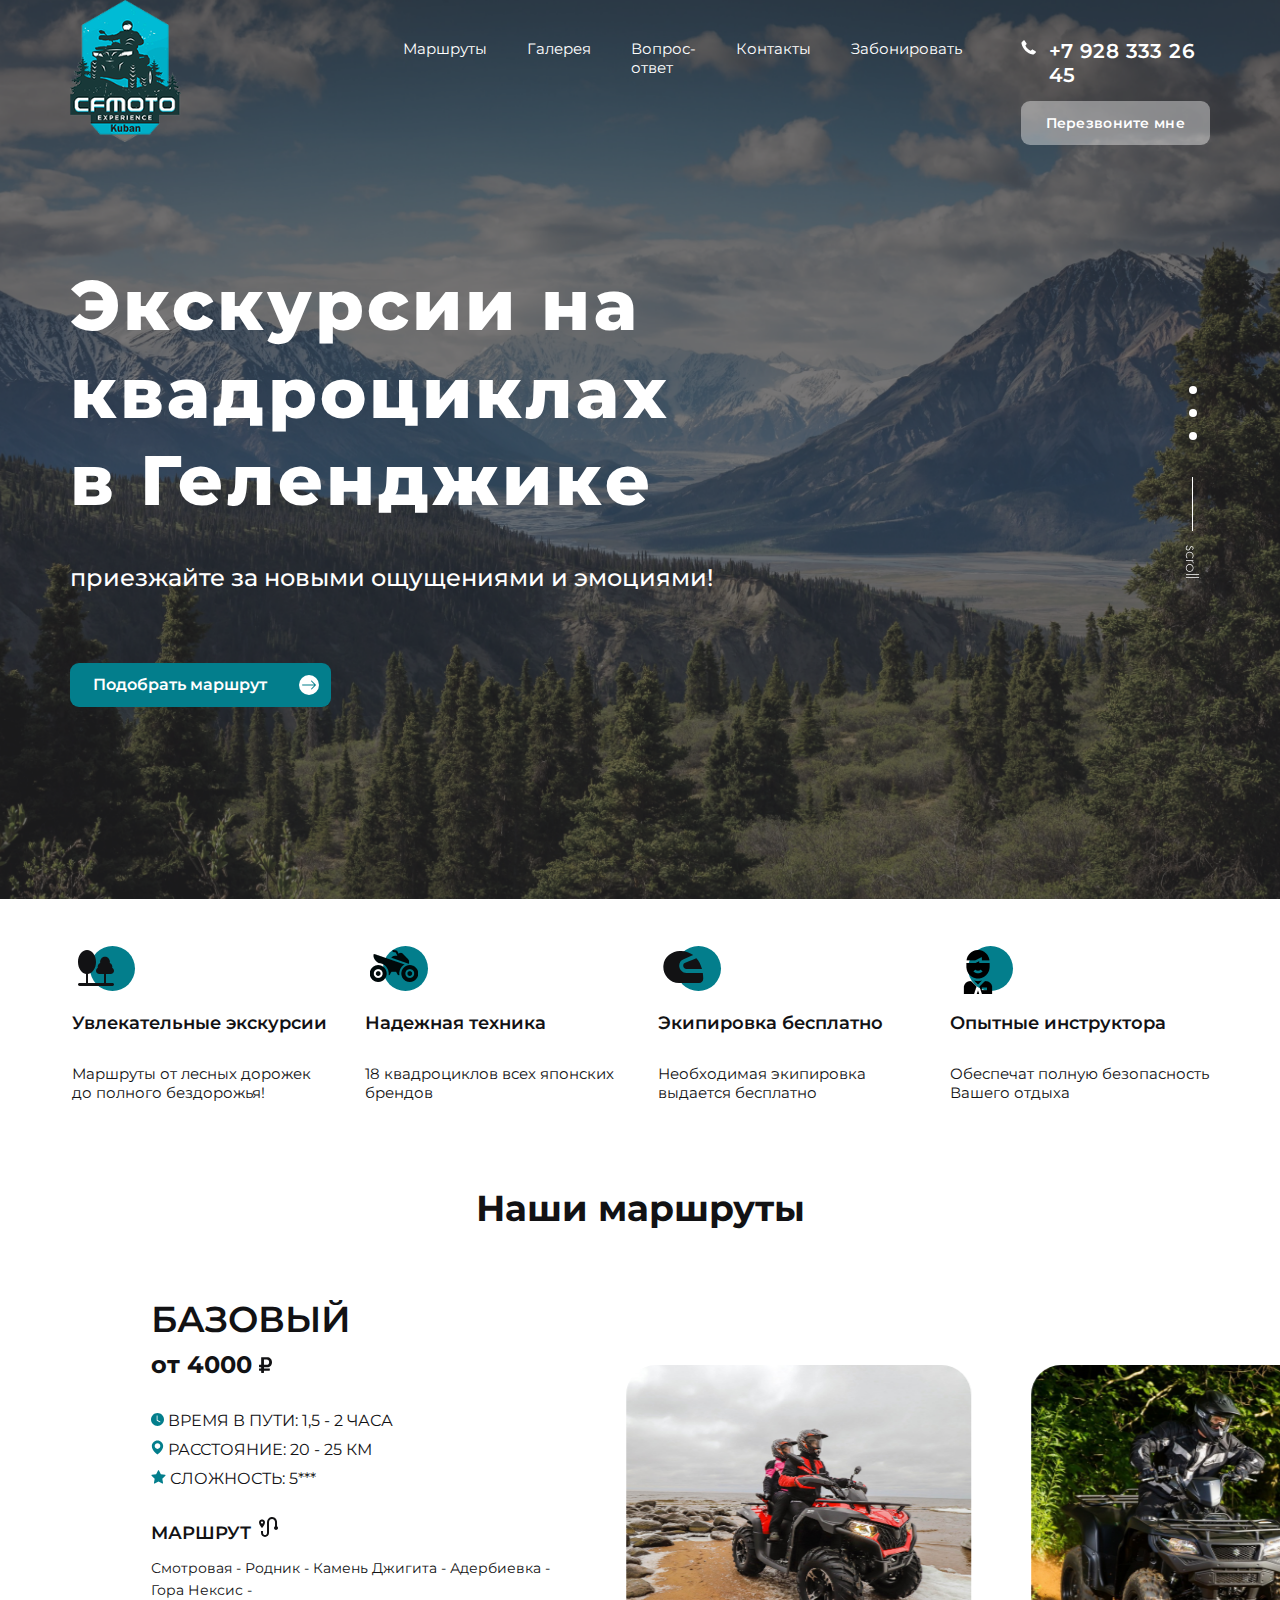
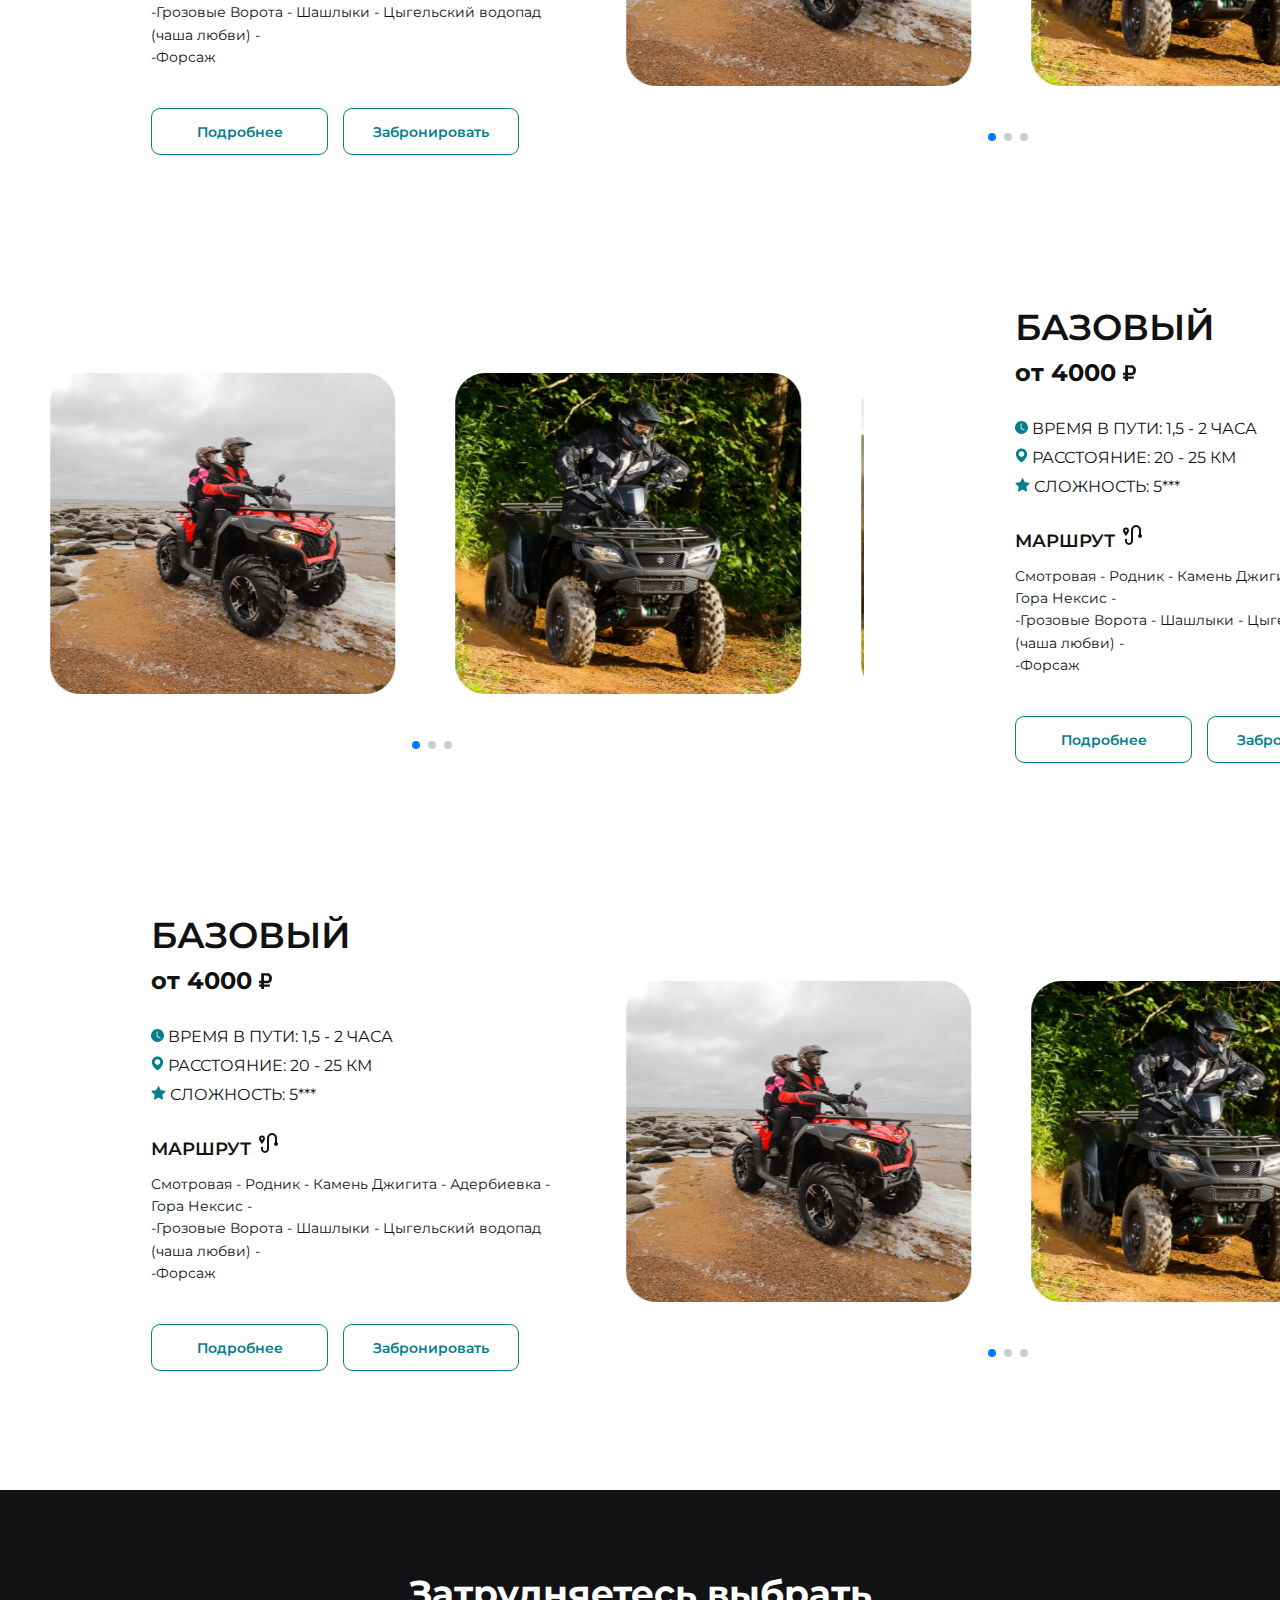
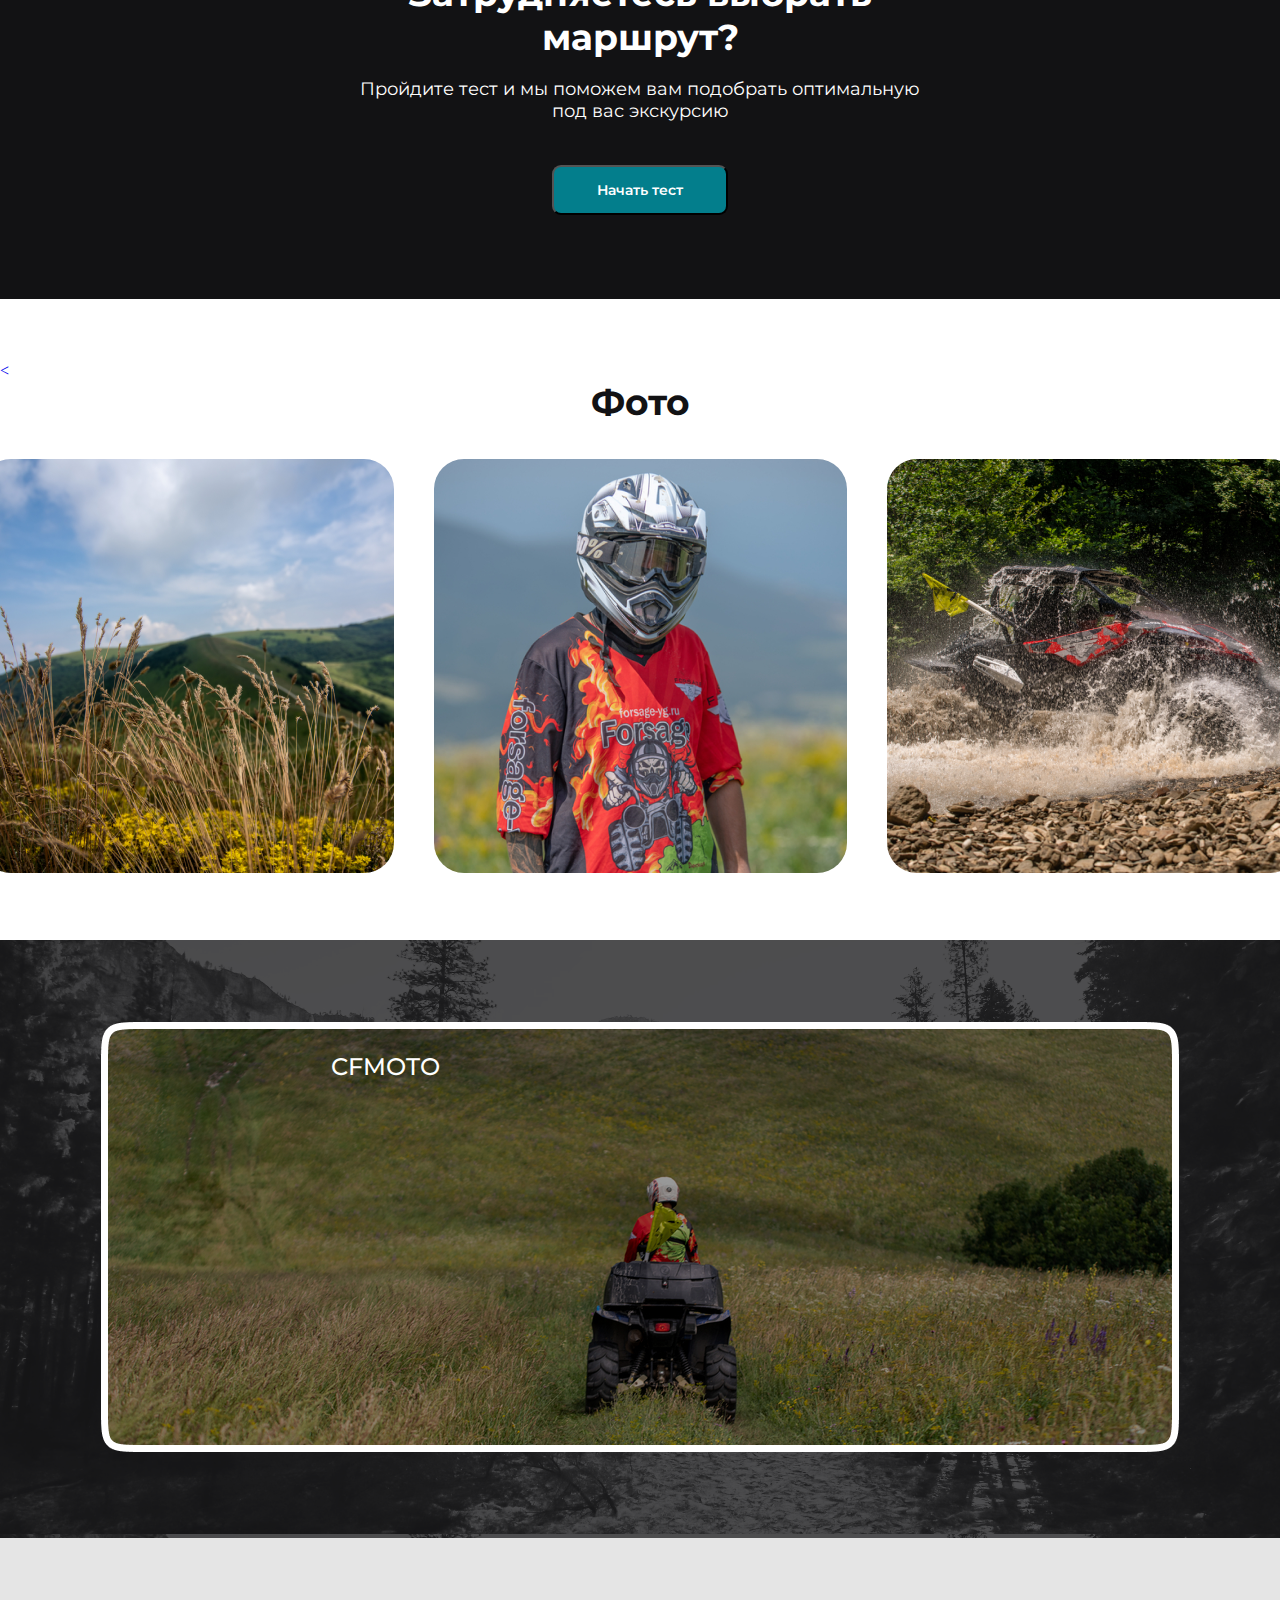
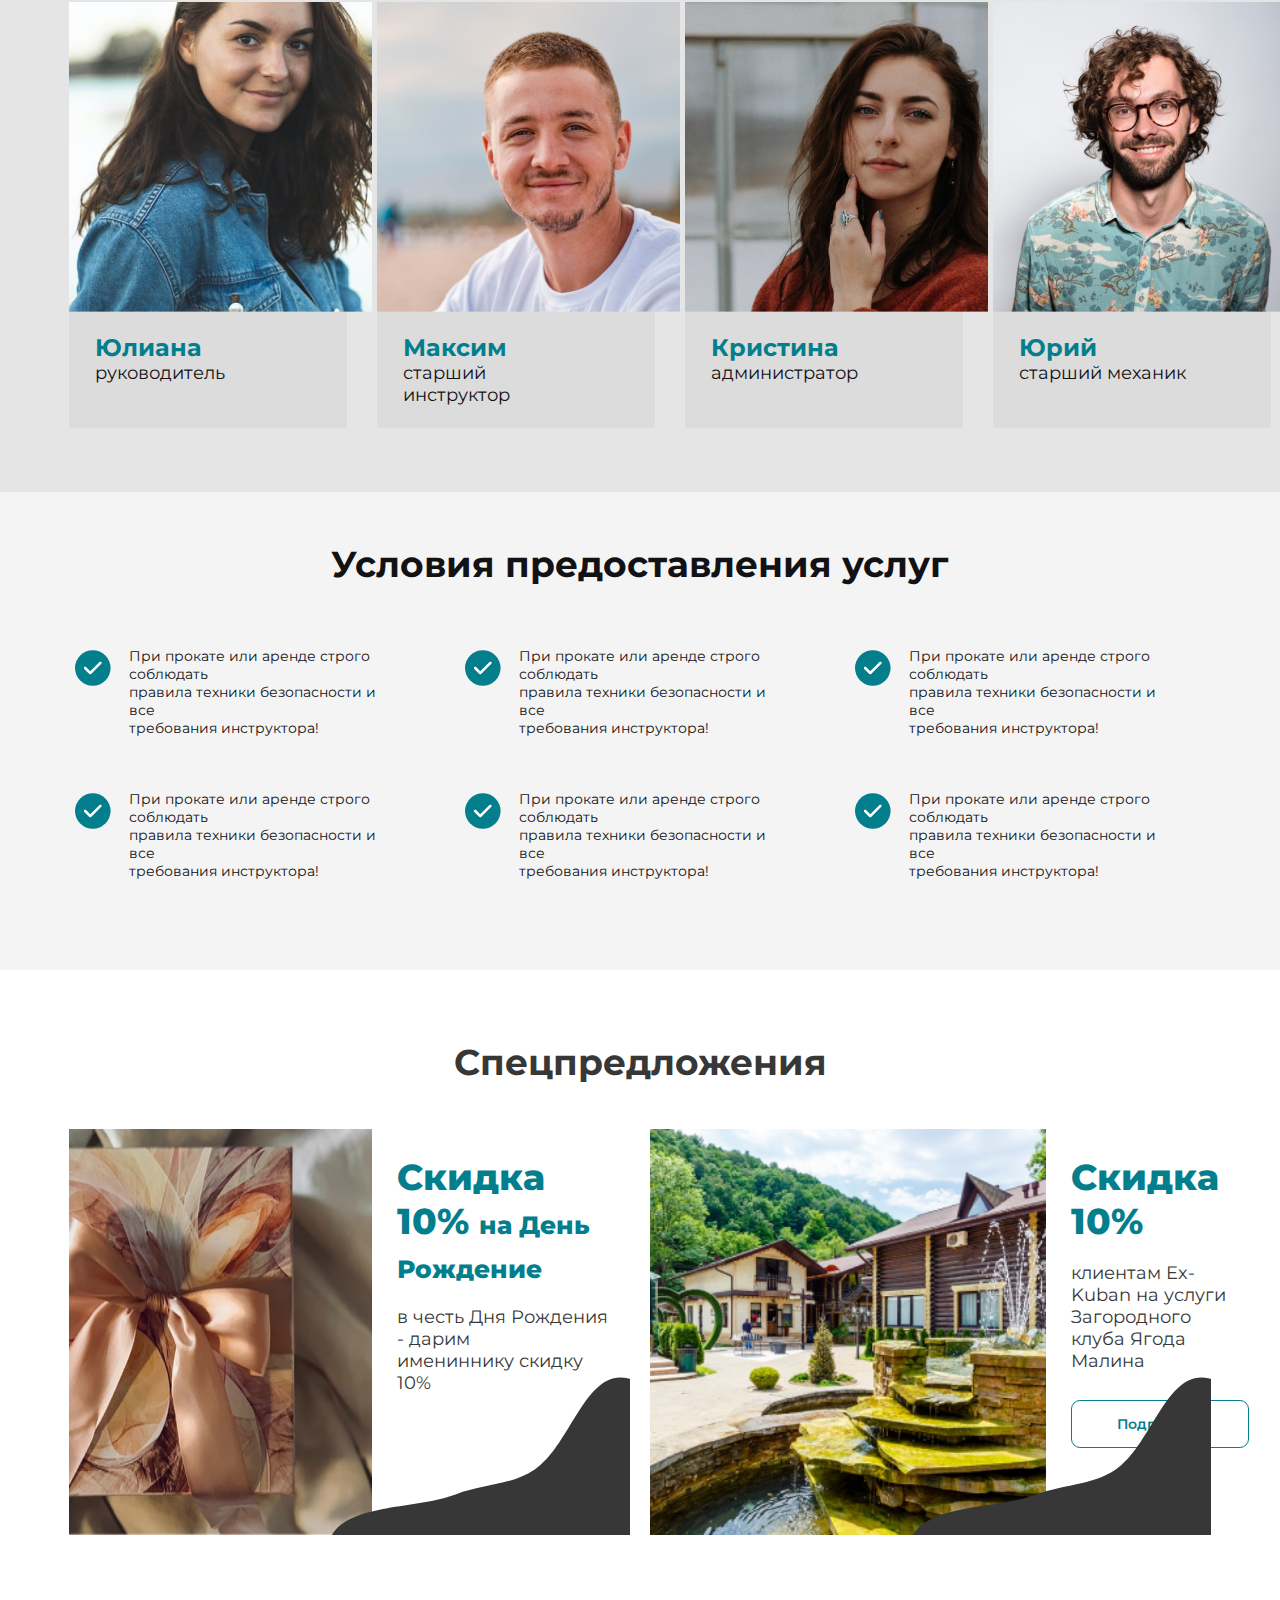
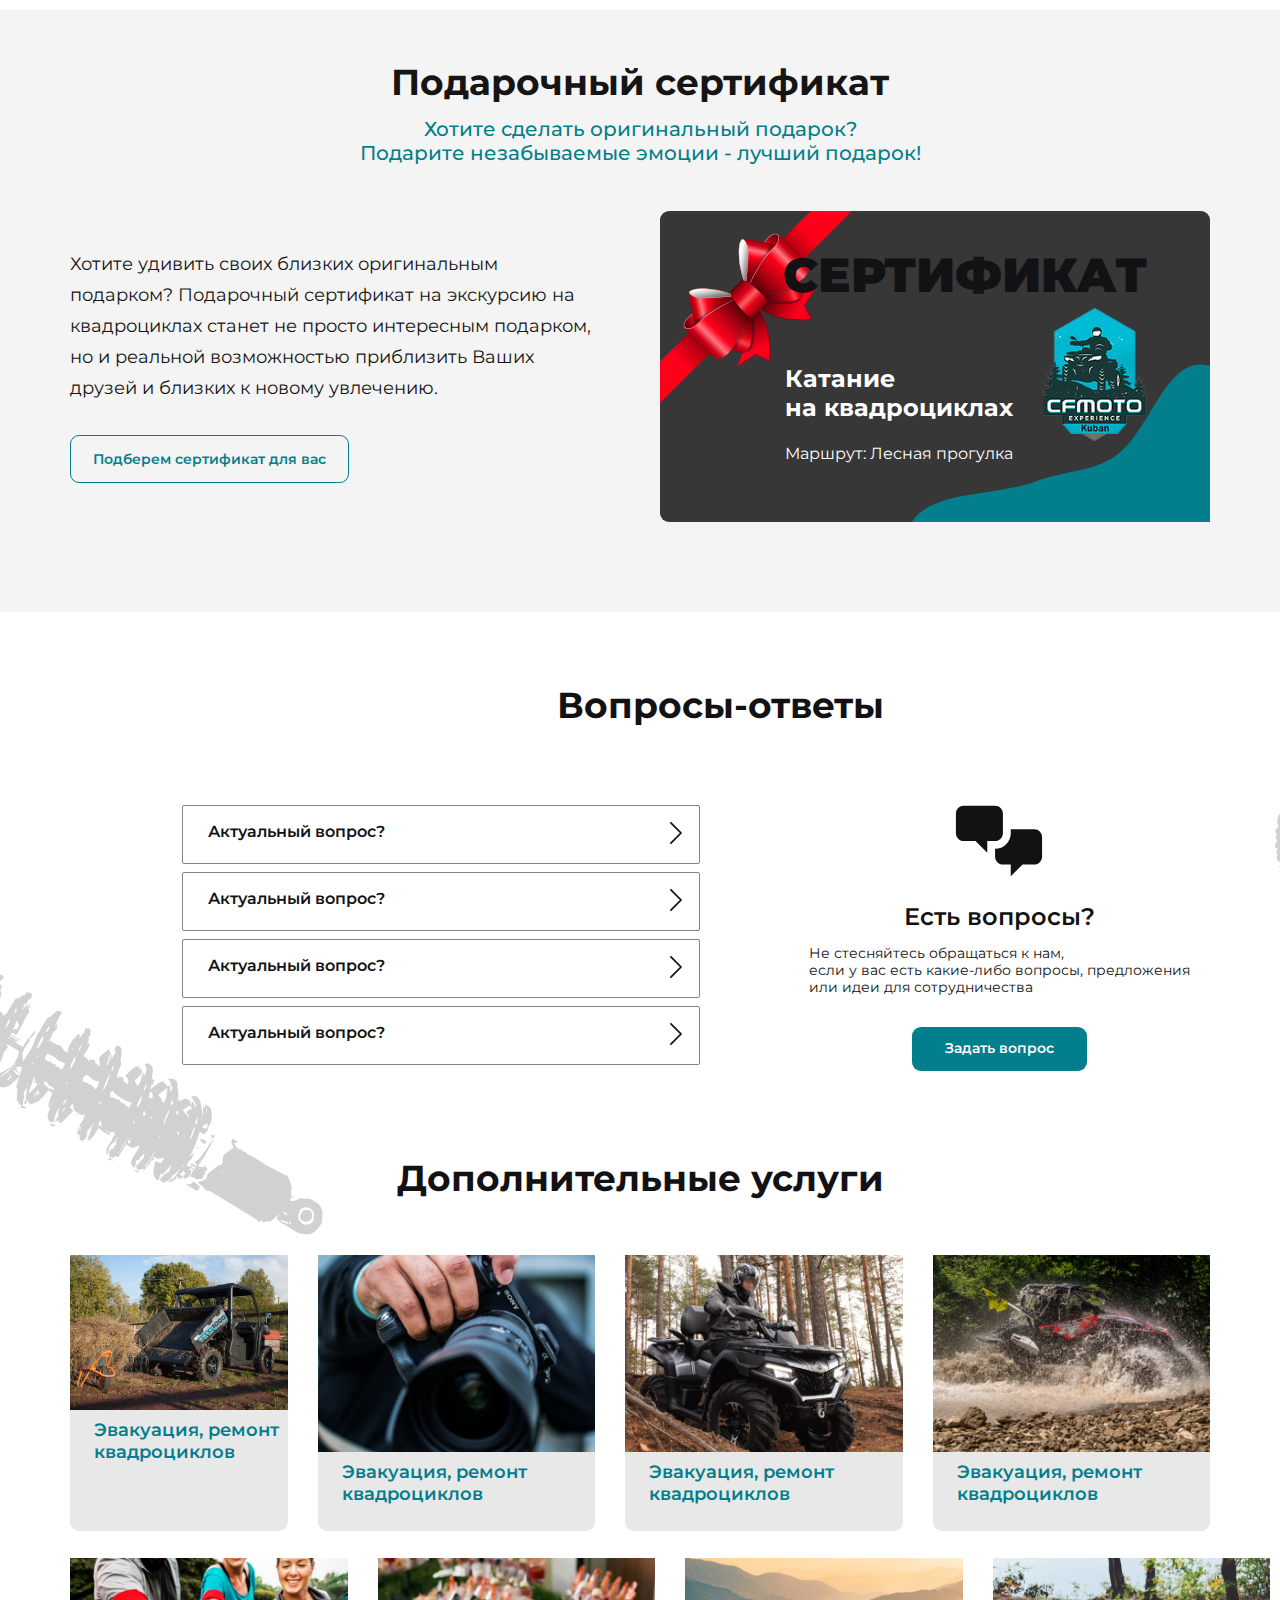
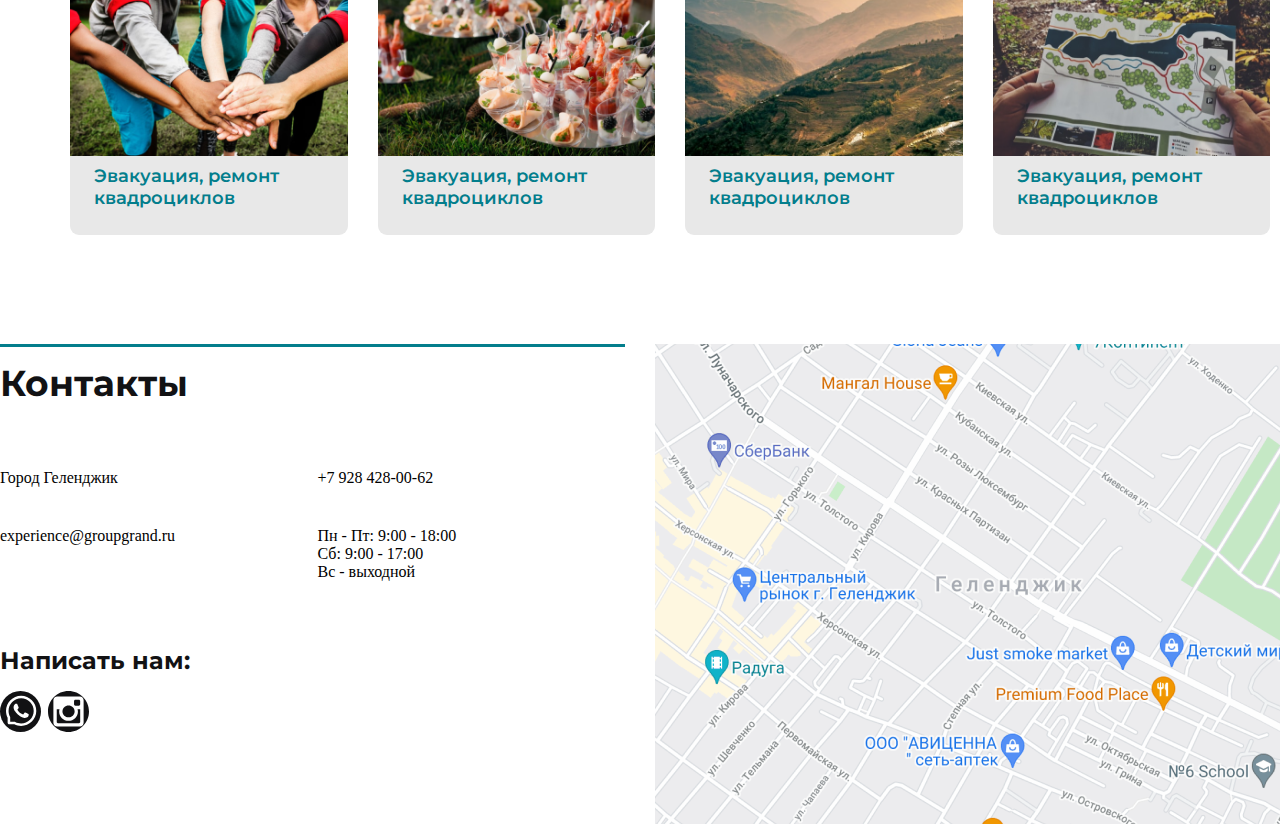
<file: index.html>
<!doctype html>
<html lang="en">
<head>
    <meta charset="UTF-8">
    <meta name="viewport"
          content="width=device-width, user-scalable=no, initial-scale=1.0, maximum-scale=1.0, minimum-scale=1.0">
    <meta http-equiv="X-UA-Compatible" content="ie=edge">
    <title>Document</title>
    <link
            rel="stylesheet"
            href="https://cdn.jsdelivr.net/npm/@fancyapps/ui/dist/fancybox.css"
    />
    <link
            rel="stylesheet"
            href="https://cdn.jsdelivr.net/npm/swiper@8/swiper-bundle.min.css"
    />
   <link rel="stylesheet" href="./src/css/begin.scss">
    <link rel="stylesheet" href="./src/css/header.css">
    <link rel="stylesheet" href="./src/css/style.css">
    <link rel="preconnect" href="https://fonts.googleapis.com">
    <link rel="preconnect" href="https://fonts.gstatic.com" crossorigin>
    <link href="https://fonts.googleapis.com/css2?family=Alegreya:wght@500;700&family=Montserrat:wght@400;500;600;700;800&display=swap" rel="stylesheet">
</head>
<body>
<header class="header">
    <div class="container">
    <nav class="header__nav">
        <div class="header__box">
        <div class="header__nav-left">
        <h1 class="header__nav_title">
            <svg width="111" height="142" viewBox="0 0 111 142" fill="none" xmlns="http://www.w3.org/2000/svg" xmlns:xlink="http://www.w3.org/1999/xlink">
            <rect width="111" height="142" fill="url(#pattern0)"/>
            <defs>
                <pattern id="pattern0" patternContentUnits="objectBoundingBox" width="1" height="1">
                    <use xlink:href="#image0_20_55" transform="translate(-0.00123808) scale(0.00748117 0.00584795)"/>
                </pattern>
                <image id="image0_20_55" width="134" height="171" xlink:href="[data-uri]"/>
            </defs>
        </svg>
        </h1>
        </div>
        <div class="header__nav-right">

            <ul class="header__nav-right_list">
                <li ><a href="#" class="list__item">Маршруты</a></li>
                <li><a href="#" class="list__item">Галерея</a></li>
                <li><a href="#" class="list__item">Вопрос-ответ</a></li>
                <li><a href="#" class="list__item">Контакты</a></li>
                <li><a href="#" class="list__item">Забонировать</a></li>
            </ul>
                <div class="header__nav-right_info">
                    <div>
                    <svg width="17" height="17" viewBox="0 0 17 17" fill="none" xmlns="http://www.w3.org/2000/svg">
                        <path d="M7.18724 9.74667C8.173 10.7467 9.36574 11.5187 10.6817 12.0086L12.462 10.5919C12.5147 10.5556 12.5773 10.5361 12.6414 10.5361C12.7055 10.5361 12.7681 10.5556 12.8209 10.5919L16.1264 12.7217C16.2519 12.7971 16.3581 12.9007 16.4367 13.0243C16.5153 13.1478 16.5641 13.288 16.5792 13.4336C16.5943 13.5792 16.5753 13.7264 16.5238 13.8635C16.4723 14.0005 16.3896 14.1237 16.2822 14.2233L14.7334 15.7533C14.5115 15.9725 14.2389 16.1334 13.9398 16.2215C13.6407 16.3097 13.3244 16.3224 13.0192 16.2586C9.9744 15.6298 7.16794 14.157 4.92057 12.0086C2.72308 9.83887 1.20243 7.07807 0.543073 4.06111C0.477938 3.76061 0.491533 3.44837 0.58254 3.15467C0.673547 2.86096 0.838881 2.59575 1.06252 2.38472L2.66807 0.835832C2.76743 0.733732 2.88859 0.655432 3.0225 0.606794C3.1564 0.558156 3.29958 0.540442 3.4413 0.554978C3.58302 0.569513 3.71961 0.615921 3.84085 0.690728C3.9621 0.765534 4.06485 0.8668 4.14141 0.986943L6.34196 4.25C6.37992 4.30124 6.40041 4.36332 6.40041 4.42708C6.40041 4.49085 6.37992 4.55293 6.34196 4.60417L4.89224 6.34667C5.39543 7.63628 6.17939 8.7977 7.18724 9.74667Z" fill="white"/>
                    </svg>

                    <p class="nav-right__number">+7 928 333 26 45</p>
                    </div>
            <button class="nav-right__btn">Перезвоните мне</button>
        </div>
        </div>
    </div>
    </nav>
    </div>
</header>
<main class="main">
    <section class="begin">
        <div class="container">
            <div class="begin__box">
        <div class="begin__info">

        <h2 class="begin__title">Экскурсии на <br>
            квадроциклах <br>
            в Геленджике</h2>
            <p class="begin__text">приезжайте за новыми ощущениями и эмоциями!</p>
            <button class="begin__btn">
                Подобрать маршрут

                <div class="begin__btn-circle">  <svg width="16" height="16" viewBox="0 0 16 16" fill="none" xmlns="http://www.w3.org/2000/svg">
                    <path fill-rule="evenodd" clip-rule="evenodd" d="M1 8.00001C1 7.8674 1.05268 7.74022 1.14645 7.64645C1.24021 7.55268 1.36739 7.50001 1.5 7.50001H13.293L10.146 4.35401C10.0521 4.26012 9.99937 4.13278 9.99937 4.00001C9.99937 3.86723 10.0521 3.73989 10.146 3.64601C10.2399 3.55212 10.3672 3.49937 10.5 3.49937C10.6328 3.49937 10.7601 3.55212 10.854 3.64601L14.854 7.64601C14.9006 7.69245 14.9375 7.74763 14.9627 7.80837C14.9879 7.86912 15.0009 7.93424 15.0009 8.00001C15.0009 8.06577 14.9879 8.13089 14.9627 8.19164C14.9375 8.25238 14.9006 8.30756 14.854 8.35401L10.854 12.354C10.7601 12.4479 10.6328 12.5006 10.5 12.5006C10.3672 12.5006 10.2399 12.4479 10.146 12.354C10.0521 12.2601 9.99937 12.1328 9.99937 12C9.99937 11.8672 10.0521 11.7399 10.146 11.646L13.293 8.50001H1.5C1.36739 8.50001 1.24021 8.44733 1.14645 8.35356C1.05268 8.25979 1 8.13261 1 8.00001V8.00001Z" fill="#037E8C"/>
                </svg></div>
            </button>
        </div>
            <div class="begin__scroll">
                <div>
                <ul class="begin__right-list">
                    <li>
                        <div class="begin__right-circle"></div>
                    </li>
                    <li>
                        <div class="begin__right-circle second"></div>
                    </li>
                    <li>
                        <div class="begin__right-circle"></div>
                    </li>

                    <li>
                        <div class="begin__right-line"></div>
                    </li>
                    <li>
                        <svg width="15" height="33" viewBox="0 0 15 33" fill="none" xmlns="http://www.w3.org/2000/svg">
                            <path d="M7.318 5.04L6.994 4.428C7.546 4.188 7.822 3.762 7.822 3.15C7.822 2.766 7.702 2.46 7.462 2.232C7.222 2.016 6.952 1.908 6.652 1.908C6.424 1.908 6.226 1.974 6.058 2.106C5.902 2.238 5.782 2.376 5.698 2.52C5.626 2.664 5.53 2.892 5.41 3.204C5.398 3.252 5.35 3.366 5.266 3.546C5.194 3.738 5.146 3.864 5.122 3.924C5.098 3.984 5.05 4.086 4.978 4.23C4.918 4.386 4.858 4.5 4.798 4.572C4.75 4.644 4.684 4.728 4.6 4.824C4.516 4.932 4.426 5.022 4.33 5.094C4.018 5.346 3.622 5.472 3.142 5.472C2.362 5.472 1.774 5.232 1.378 4.752C0.994 4.284 0.802 3.726 0.802 3.078C0.802 2.454 0.976 1.914 1.324 1.458C1.672 1.002 2.146 0.696 2.746 0.54L2.962 1.242C2.494 1.362 2.128 1.59 1.864 1.926C1.612 2.274 1.486 2.658 1.486 3.078C1.486 3.546 1.636 3.936 1.936 4.248C2.248 4.56 2.638 4.716 3.106 4.716C3.49 4.716 3.784 4.596 3.988 4.356C4.204 4.116 4.438 3.69 4.69 3.078C5.038 2.238 5.362 1.704 5.662 1.476C5.95 1.26 6.268 1.152 6.616 1.152C7.168 1.152 7.618 1.338 7.966 1.71C8.326 2.082 8.506 2.55 8.506 3.114C8.506 4.062 8.11 4.704 7.318 5.04ZM7.57 13.1937H6.616C7.42 12.4977 7.822 11.6517 7.822 10.6557C7.822 9.76772 7.516 9.03572 6.904 8.45972C6.304 7.88372 5.548 7.59572 4.636 7.59572C3.652 7.59572 2.878 7.90172 2.314 8.51372C1.762 9.12572 1.486 9.82772 1.486 10.6197C1.486 11.5917 1.924 12.4797 2.8 13.2837L1.828 13.2837C1.144 12.5157 0.802 11.6217 0.802 10.6017C0.802 9.49772 1.162 8.59172 1.882 7.88372C2.614 7.18772 3.526 6.83972 4.618 6.83972C5.734 6.83972 6.658 7.18772 7.39 7.88372C8.134 8.57972 8.506 9.50372 8.506 10.6557C8.506 11.6037 8.194 12.4497 7.57 13.1937ZM1 15.2706L8.344 15.2706V15.9906H7.39C8.134 16.3146 8.506 16.8546 8.506 17.6106C8.506 17.8986 8.446 18.1566 8.326 18.3846L7.678 18.0246C7.774 17.8926 7.822 17.7126 7.822 17.4846C7.822 17.1366 7.72 16.8486 7.516 16.6206C7.324 16.4046 7.048 16.2546 6.688 16.1706C6.34 16.0986 6.046 16.0506 5.806 16.0266C5.566 16.0026 5.278 15.9906 4.942 15.9906L1 15.9906V15.2706ZM7.39 20.1897C8.134 20.9337 8.506 21.8517 8.506 22.9437C8.506 24.0357 8.134 24.9477 7.39 25.6797C6.658 26.4237 5.746 26.7957 4.654 26.7957C3.562 26.7957 2.644 26.4237 1.9 25.6797C1.168 24.9477 0.802 24.0357 0.802 22.9437C0.802 21.8517 1.168 20.9337 1.9 20.1897C2.644 19.4577 3.562 19.0917 4.654 19.0917C5.746 19.0917 6.658 19.4577 7.39 20.1897ZM2.404 20.7297C1.792 21.3297 1.486 22.0677 1.486 22.9437C1.486 23.8197 1.792 24.5517 2.404 25.1397C3.016 25.7397 3.766 26.0397 4.654 26.0397C5.542 26.0397 6.292 25.7397 6.904 25.1397C7.516 24.5517 7.822 23.8197 7.822 22.9437C7.822 22.0677 7.516 21.3297 6.904 20.7297C6.292 20.1417 5.542 19.8477 4.654 19.8477C3.766 19.8477 3.016 20.1417 2.404 20.7297ZM14.122 28.9112V29.6312H1V28.9112H14.122ZM14.122 32.2159V32.9359H1V32.2159H14.122Z" fill="white"/>
                        </svg>

                    </li>

                </ul>
                </div>
            </div>
            </div>
        </div>








    </section>
    <section class="details">
        <div class="container">
        <div class="detail__row">
            <div class="detail__row-card">
                <div class="detail__row-card_circle">
                    <svg width="37" height="36" viewBox="0 0 37 36" fill="none" xmlns="http://www.w3.org/2000/svg" class="circle-vector">
                        <path fill-rule="evenodd" clip-rule="evenodd" d="M18 12C18 18.177 14.5 23.264 10 23.927V33H26V24.046H21.273C20.5359 24.0463 19.8202 23.7978 19.2419 23.3406C18.6636 22.8835 18.2566 22.2445 18.0867 21.5272C17.9169 20.8099 17.9941 20.0563 18.306 19.3883C18.6178 18.7204 19.146 18.1773 19.805 17.847C19.514 16.8674 19.6 15.8144 20.0462 14.895C20.4923 13.9756 21.2664 13.2565 22.216 12.879C22.0505 12.1596 22.0493 11.4121 22.2126 10.6922C22.376 9.97228 22.6996 9.29847 23.1593 8.72091C23.6191 8.14336 24.2032 7.67693 24.8681 7.35634C25.5331 7.03575 26.2618 6.86926 27 6.86926C27.7382 6.86926 28.4669 7.03575 29.1319 7.35634C29.7968 7.67693 30.3809 8.14336 30.8407 8.72091C31.3004 9.29847 31.624 9.97228 31.7874 10.6922C31.9507 11.4121 31.9495 12.1596 31.784 12.879C32.7336 13.2565 33.5077 13.9756 33.9538 14.895C34.4 15.8144 34.486 16.8674 34.195 17.847C34.854 18.1773 35.3822 18.7204 35.694 19.3883C36.0059 20.0563 36.0831 20.8099 35.9133 21.5272C35.7434 22.2445 35.3364 22.8835 34.7581 23.3406C34.1798 23.7978 33.4641 24.0463 32.727 24.046H28V33H34.5C34.8978 33 35.2794 33.158 35.5607 33.4393C35.842 33.7206 36 34.1022 36 34.5C36 34.8978 35.842 35.2794 35.5607 35.5607C35.2794 35.842 34.8978 36 34.5 36H1.5C1.10218 36 0.720644 35.842 0.43934 35.5607C0.158035 35.2794 0 34.8978 0 34.5C0 34.1022 0.158035 33.7206 0.43934 33.4393C0.720644 33.158 1.10218 33 1.5 33H8V23.927C3.5 23.264 0 18.177 0 12C0 5.373 4.03 0 9 0C13.97 0 18 5.373 18 12Z" fill="#121214"/>
                    </svg>
                </div>
                <h2 class="detail__row-card_title">Увлекательные экскурсии</h2>
                <p class="detail__row-card_text">Маршруты от лесных дорожек
                    <br>  до полного бездорожья!</p>
            </div>
            <div class="detail__row-card">
                <div class="detail__row-card_circle">
                    <img class="circle-vector" src="src/images/иконка.png" height="32" width="48"/>
                </div>
                <h2 class="detail__row-card_title">Надежная техника</h2>
                <p class="detail__row-card_text">
                    18 квадроциклов всех японских
                    <br>брендов </p>
            </div>
            <div class="detail__row-card">
                <div class="detail__row-card_circle">
                    <svg width="41" height="33" viewBox="0 0 41 33" fill="none" xmlns="http://www.w3.org/2000/svg" class="circle-vector">
                        <path d="M0.399951 15.4C-4.85778e-05 20.2 1.39995 24.2 4.39995 27.8C7.39995 31.4 11.4 33 16.2 33H36.2C37.2 33 38.2 32.6 39 31.8C39.7999 31 40.2 30 40.2 29V27.4C40.2 26.2 40 24.8 39.7999 23H23.4C21.4 23 19.7999 22.2 18.4 20.8C17 19.4 16.2 17.6 16.2 15.8C16.2 12.6 17.6 10.4 20.6 9.20003L30.2 5.00003C26.8 2.60003 22.8 1.20003 18.2 1.00003C13.8 0.600026 9.79995 2.00003 6.19995 4.80003C2.59995 7.60003 0.799951 11 0.399951 15.4ZM20.2 15.8C20.2 16.6 20.6 17.4 21.2 18C21.8 18.6 22.6 19 23.4 19H39C37.7999 14.6 36 11 33.4 8.20003L22.2 12.8C20.8 13.2 20.2 14.2 20.2 15.8Z" fill="#121214"/>
                    </svg>
                </div>
                <h2 class="detail__row-card_title">Экипировка бесплатно</h2>
                <p class="detail__row-card_text">
                    Необходимая экипировка
                    <br>  выдается бесплатно </p>
            </div>
            <div class="detail__row-card">
                <div class="detail__row-card_circle">
                    <img class="circle-vector" src="src/images/instructor (2) 1.png" height="44" width="44"/>
                </div>
                <h2 class="detail__row-card_title">Опытные инструктора</h2>
                <p class="detail__row-card_text">
                    Обеспечат полную безопасность <br> Вашего отдыха
               </p>
            </div>
        </div>
        </div>
    </section>
    <section class="routes">
        <h2 class="routes__title">Наши маршруты</h2>
            <div class="routes__box">
                <div class="routes__box-row">
                    <div class="routes__box-left">

                        <h2 class="routes__box-row_title">БАЗОВЫЙ</h2>
                        <h2 class="routes__box-row_price">от 4000
                            <svg width="13" height="16" viewBox="0 0 13 16" fill="none" xmlns="http://www.w3.org/2000/svg">
                            <path d="M8.10333 10.25C10.985 10.25 13 8.15968 13 5.15484C13 2.15 10.985 0.125 8.10333 0.125H2.57292C2.34857 0.125 2.16667 0.313895 2.16667 0.546875V7.81128H0.40625C0.181898 7.81128 0 8.00018 0 8.23316V9.82812C0 10.0611 0.181898 10.25 0.40625 10.25H2.16667V11.375H0.40625C0.181898 11.375 0 11.5639 0 11.7969V13.2031C0 13.4361 0.181898 13.625 0.40625 13.625H2.16667V15.4531C2.16667 15.6861 2.34857 15.875 2.57292 15.875H4.55542C4.77977 15.875 4.96167 15.6861 4.96167 15.4531V13.625H10.4271C10.6514 13.625 10.8333 13.4361 10.8333 13.2031V11.7969C10.8333 11.5639 10.6514 11.375 10.4271 11.375H4.96167V10.25H8.10333ZM4.96167 2.54192H7.62667C9.20833 2.54192 10.1617 3.56532 10.1617 5.15484C10.1617 6.76612 9.20833 7.81128 7.58333 7.81128H4.96167V2.54192Z" fill="#121214"/>
                        </svg>
                        </h2>
                        <p class="routes__box-row_info">
                            <svg width="13" height="13" viewBox="0 0 13 13" fill="none" xmlns="http://www.w3.org/2000/svg">
                            <path d="M13 6.5C13 8.22391 12.3152 9.87721 11.0962 11.0962C9.87721 12.3152 8.22391 13 6.5 13C4.77609 13 3.12279 12.3152 1.90381 11.0962C0.68482 9.87721 0 8.22391 0 6.5C0 4.77609 0.68482 3.12279 1.90381 1.90381C3.12279 0.68482 4.77609 0 6.5 0C8.22391 0 9.87721 0.68482 11.0962 1.90381C12.3152 3.12279 13 4.77609 13 6.5ZM6.5 2.84375C6.5 2.73601 6.4572 2.63267 6.38101 2.55649C6.30483 2.4803 6.20149 2.4375 6.09375 2.4375C5.98601 2.4375 5.88267 2.4803 5.80649 2.55649C5.7303 2.63267 5.6875 2.73601 5.6875 2.84375V7.3125C5.68752 7.38411 5.70647 7.45444 5.74243 7.51636C5.77839 7.57829 5.83007 7.62961 5.89225 7.66512L8.736 9.29012C8.82932 9.34056 8.93867 9.35249 9.04068 9.32337C9.14268 9.29425 9.22925 9.22639 9.28188 9.13429C9.33451 9.04218 9.34902 8.93315 9.32233 8.83048C9.29563 8.72782 9.22983 8.63967 9.139 8.58488L6.5 7.07688V2.84375Z" fill="#037E8C"/>
                        </svg>
                            Время в пути: 1,5 - 2 часа</p>
                        <p class="routes__box-row_info second">
                            <svg width="13" height="15" viewBox="0 0 13 15" fill="none" xmlns="http://www.w3.org/2000/svg">
                            <path d="M6.49998 0.416687C3.37552 0.416687 0.83331 2.9589 0.83331 6.07981C0.812768 10.645 6.28464 14.4304 6.49998 14.5834C6.49998 14.5834 12.1872 10.645 12.1666 6.08335C12.1666 2.9589 9.62444 0.416687 6.49998 0.416687ZM6.49998 8.91669C4.93456 8.91669 3.66664 7.64877 3.66664 6.08335C3.66664 4.51794 4.93456 3.25002 6.49998 3.25002C8.06539 3.25002 9.33331 4.51794 9.33331 6.08335C9.33331 7.64877 8.06539 8.91669 6.49998 8.91669Z" fill="#037E8C"/>
                        </svg>
                            Расстояние: 20 - 25 км</p>
                        <p class="routes__box-row_info">
                            <svg width="15" height="14" viewBox="0 0 15 14" fill="none" xmlns="http://www.w3.org/2000/svg">
                            <path d="M14.0759 4.86204L9.86075 4.24944L7.97647 0.429425C7.92501 0.324835 7.84034 0.240167 7.73575 0.188702C7.47344 0.0592102 7.15469 0.16712 7.02354 0.429425L5.13927 4.24944L0.924129 4.86204C0.807918 4.87864 0.701668 4.93343 0.620321 5.01644C0.521976 5.11752 0.467783 5.25351 0.469651 5.39452C0.471519 5.53554 0.529294 5.67005 0.630282 5.76849L3.67999 8.74183L2.95948 12.9404C2.94258 13.038 2.95339 13.1385 2.99068 13.2303C3.02796 13.3222 3.09024 13.4017 3.17043 13.46C3.25063 13.5182 3.34554 13.5528 3.44441 13.5599C3.54328 13.5669 3.64214 13.5461 3.72979 13.4998L7.50001 11.5176L11.2702 13.4998C11.3732 13.5546 11.4927 13.5729 11.6072 13.553C11.8961 13.5032 12.0903 13.2292 12.0405 12.9404L11.32 8.74183L14.3697 5.76849C14.4527 5.68714 14.5075 5.58089 14.5241 5.46468C14.569 5.17415 14.3664 4.90521 14.0759 4.86204Z" fill="#037E8C"/>
                        </svg>
                            Сложность: 5***</p>
                        <p class="routes__box-row_rout">маршрут
                            <svg width="24" height="24" viewBox="0 0 24 24" fill="none" xmlns="http://www.w3.org/2000/svg">
                                <path d="M6.016 4.50195C5.62481 4.50156 5.23738 4.57832 4.8759 4.72784C4.51441 4.87736 4.18596 5.0967 3.90935 5.37331C3.63274 5.64992 3.4134 5.97837 3.26388 6.33986C3.11436 6.70134 3.0376 7.08877 3.038 7.47995C3.038 9.71295 6.016 13.01 6.016 13.01C6.016 13.01 8.994 9.71295 8.994 7.47995C8.99439 7.08877 8.91763 6.70134 8.76811 6.33986C8.61859 5.97837 8.39925 5.64992 8.12264 5.37331C7.84603 5.0967 7.51758 4.87736 7.15609 4.72784C6.79461 4.57832 6.40718 4.50156 6.016 4.50195ZM6.016 8.54295C5.80575 8.54295 5.60023 8.48061 5.42542 8.36381C5.25062 8.247 5.11437 8.08099 5.03391 7.88675C4.95346 7.69251 4.93241 7.47878 4.97342 7.27257C5.01444 7.06637 5.11568 6.87696 5.26434 6.7283C5.413 6.57964 5.60241 6.4784 5.80861 6.43738C6.01482 6.39636 6.22855 6.41742 6.42279 6.49787C6.61703 6.57833 6.78304 6.71457 6.89985 6.88938C7.01665 7.06419 7.079 7.26971 7.079 7.47995C7.07873 7.7618 6.96665 8.03202 6.76736 8.23132C6.56806 8.43061 6.29784 8.54269 6.016 8.54295Z" fill="#121214"/>
                                <path d="M21.024 11.296V6.99605C21.017 6.5445 20.9484 6.09603 20.82 5.66305C20.4919 4.51837 19.7657 3.52853 18.7723 2.87191C17.7789 2.21529 16.5837 1.93508 15.402 2.08176C14.2203 2.22845 13.1298 2.7924 12.3271 3.67197C11.5244 4.55154 11.0623 5.68889 11.024 6.87905V7.12705L11.014 7.99705V17.949H11.01V17.99C11.01 18.5205 10.7993 19.0292 10.4242 19.4043C10.0492 19.7793 9.54044 19.99 9.01001 19.99C8.47958 19.99 7.97087 19.7793 7.5958 19.4043C7.22072 19.0292 7.01001 18.5205 7.01001 17.99C7.01001 17.978 7.01301 17.966 7.01401 17.953H7.01001V16.01H5.01001V18.01H5.01201C5.01267 19.0704 5.43453 20.087 6.18476 20.8363C6.935 21.5856 7.95217 22.0062 9.01251 22.0055C10.0728 22.0049 11.0895 21.583 11.8388 20.8328C12.5881 20.0826 13.0087 19.0654 13.008 18.005H13.01V17.023H13.015V8.99705L13.025 7.12705V6.88005C13.0535 6.09281 13.3904 5.34834 13.963 4.80733C14.5356 4.26631 15.298 3.97213 16.0856 3.98827C16.8731 4.00442 17.6228 4.3296 18.1727 4.89363C18.7227 5.45765 19.0288 6.2153 19.025 7.00305V11.278C18.6421 11.4947 18.3413 11.8317 18.1694 12.2367C17.9974 12.6417 17.9639 13.0921 18.074 13.5181C18.1842 13.9441 18.4317 14.3219 18.7784 14.5928C19.1251 14.8638 19.5515 15.0128 19.9914 15.0168C20.4314 15.0207 20.8604 14.8794 21.2119 14.6147C21.5634 14.3501 21.8177 13.9768 21.9355 13.5529C22.0533 13.1289 22.0279 12.678 21.8633 12.27C21.6986 11.8619 21.404 11.5196 21.025 11.296H21.024Z" fill="#121214"/>
                            </svg>

                        </p>
                        <p class="routes__box-row_text">Смотровая - Родник - Камень Джигита - Адербиевка - Гора Нексис - <br>
                            -Грозовые Ворота - Шашлыки - Цыгельский водопад (чаша любви) - <br>
                            -Форсаж</p>
                        <div class="routes__box-row_btns">
                        <button class="routes__box-row_btn">Подробнее</button>
                        <button class="routes__box-row_btn second">Забронировать</button>

                        </div>
                    </div>
                    <div class="routes__swiper">
                                <div class="swiper mySwiper">
                                    <div class="swiper-wrapper">
                                        <div class="swiper-slide">
                                            <div class="card"></div>
                                        </div>
                                        <div class="swiper-slide">
                                            <div class="card second"></div>
                                        </div>
                                        <div class="swiper-slide">
                                            <div class="card third"></div>
                                        </div>

                                    </div>
                                    <div class="swiper-pagination"></div>
                                </div>
                            </div>

                        </div>
                <div class="routes__box-row">
                    <div class="routes__swiper">
                    <div class="swiper mySwiper">
                        <div class="swiper-wrapper second">
                            <div class="swiper-slide">
                                <div class="card"></div>
                            </div>
                            <div class="swiper-slide">
                                <div class="card second"></div>
                            </div>
                            <div class="swiper-slide">
                                <div class="card third"></div>
                            </div>

                        </div>
                        <div class="swiper-pagination"></div>
                    </div>
                </div>
                    <div class="routes__box-left">

                        <h2 class="routes__box-row_title">БАЗОВЫЙ</h2>
                        <h2 class="routes__box-row_price">от 4000
                            <svg width="13" height="16" viewBox="0 0 13 16" fill="none" xmlns="http://www.w3.org/2000/svg">
                                <path d="M8.10333 10.25C10.985 10.25 13 8.15968 13 5.15484C13 2.15 10.985 0.125 8.10333 0.125H2.57292C2.34857 0.125 2.16667 0.313895 2.16667 0.546875V7.81128H0.40625C0.181898 7.81128 0 8.00018 0 8.23316V9.82812C0 10.0611 0.181898 10.25 0.40625 10.25H2.16667V11.375H0.40625C0.181898 11.375 0 11.5639 0 11.7969V13.2031C0 13.4361 0.181898 13.625 0.40625 13.625H2.16667V15.4531C2.16667 15.6861 2.34857 15.875 2.57292 15.875H4.55542C4.77977 15.875 4.96167 15.6861 4.96167 15.4531V13.625H10.4271C10.6514 13.625 10.8333 13.4361 10.8333 13.2031V11.7969C10.8333 11.5639 10.6514 11.375 10.4271 11.375H4.96167V10.25H8.10333ZM4.96167 2.54192H7.62667C9.20833 2.54192 10.1617 3.56532 10.1617 5.15484C10.1617 6.76612 9.20833 7.81128 7.58333 7.81128H4.96167V2.54192Z" fill="#121214"/>
                            </svg>
                        </h2>
                        <p class="routes__box-row_info">
                            <svg width="13" height="13" viewBox="0 0 13 13" fill="none" xmlns="http://www.w3.org/2000/svg">
                                <path d="M13 6.5C13 8.22391 12.3152 9.87721 11.0962 11.0962C9.87721 12.3152 8.22391 13 6.5 13C4.77609 13 3.12279 12.3152 1.90381 11.0962C0.68482 9.87721 0 8.22391 0 6.5C0 4.77609 0.68482 3.12279 1.90381 1.90381C3.12279 0.68482 4.77609 0 6.5 0C8.22391 0 9.87721 0.68482 11.0962 1.90381C12.3152 3.12279 13 4.77609 13 6.5ZM6.5 2.84375C6.5 2.73601 6.4572 2.63267 6.38101 2.55649C6.30483 2.4803 6.20149 2.4375 6.09375 2.4375C5.98601 2.4375 5.88267 2.4803 5.80649 2.55649C5.7303 2.63267 5.6875 2.73601 5.6875 2.84375V7.3125C5.68752 7.38411 5.70647 7.45444 5.74243 7.51636C5.77839 7.57829 5.83007 7.62961 5.89225 7.66512L8.736 9.29012C8.82932 9.34056 8.93867 9.35249 9.04068 9.32337C9.14268 9.29425 9.22925 9.22639 9.28188 9.13429C9.33451 9.04218 9.34902 8.93315 9.32233 8.83048C9.29563 8.72782 9.22983 8.63967 9.139 8.58488L6.5 7.07688V2.84375Z" fill="#037E8C"/>
                            </svg>
                            Время в пути: 1,5 - 2 часа</p>
                        <p class="routes__box-row_info second">
                            <svg width="13" height="15" viewBox="0 0 13 15" fill="none" xmlns="http://www.w3.org/2000/svg">
                                <path d="M6.49998 0.416687C3.37552 0.416687 0.83331 2.9589 0.83331 6.07981C0.812768 10.645 6.28464 14.4304 6.49998 14.5834C6.49998 14.5834 12.1872 10.645 12.1666 6.08335C12.1666 2.9589 9.62444 0.416687 6.49998 0.416687ZM6.49998 8.91669C4.93456 8.91669 3.66664 7.64877 3.66664 6.08335C3.66664 4.51794 4.93456 3.25002 6.49998 3.25002C8.06539 3.25002 9.33331 4.51794 9.33331 6.08335C9.33331 7.64877 8.06539 8.91669 6.49998 8.91669Z" fill="#037E8C"/>
                            </svg>
                            Расстояние: 20 - 25 км</p>
                        <p class="routes__box-row_info">
                            <svg width="15" height="14" viewBox="0 0 15 14" fill="none" xmlns="http://www.w3.org/2000/svg">
                                <path d="M14.0759 4.86204L9.86075 4.24944L7.97647 0.429425C7.92501 0.324835 7.84034 0.240167 7.73575 0.188702C7.47344 0.0592102 7.15469 0.16712 7.02354 0.429425L5.13927 4.24944L0.924129 4.86204C0.807918 4.87864 0.701668 4.93343 0.620321 5.01644C0.521976 5.11752 0.467783 5.25351 0.469651 5.39452C0.471519 5.53554 0.529294 5.67005 0.630282 5.76849L3.67999 8.74183L2.95948 12.9404C2.94258 13.038 2.95339 13.1385 2.99068 13.2303C3.02796 13.3222 3.09024 13.4017 3.17043 13.46C3.25063 13.5182 3.34554 13.5528 3.44441 13.5599C3.54328 13.5669 3.64214 13.5461 3.72979 13.4998L7.50001 11.5176L11.2702 13.4998C11.3732 13.5546 11.4927 13.5729 11.6072 13.553C11.8961 13.5032 12.0903 13.2292 12.0405 12.9404L11.32 8.74183L14.3697 5.76849C14.4527 5.68714 14.5075 5.58089 14.5241 5.46468C14.569 5.17415 14.3664 4.90521 14.0759 4.86204Z" fill="#037E8C"/>
                            </svg>
                            Сложность: 5***</p>
                        <p class="routes__box-row_rout">маршрут
                            <svg width="24" height="24" viewBox="0 0 24 24" fill="none" xmlns="http://www.w3.org/2000/svg">
                                <path d="M6.016 4.50195C5.62481 4.50156 5.23738 4.57832 4.8759 4.72784C4.51441 4.87736 4.18596 5.0967 3.90935 5.37331C3.63274 5.64992 3.4134 5.97837 3.26388 6.33986C3.11436 6.70134 3.0376 7.08877 3.038 7.47995C3.038 9.71295 6.016 13.01 6.016 13.01C6.016 13.01 8.994 9.71295 8.994 7.47995C8.99439 7.08877 8.91763 6.70134 8.76811 6.33986C8.61859 5.97837 8.39925 5.64992 8.12264 5.37331C7.84603 5.0967 7.51758 4.87736 7.15609 4.72784C6.79461 4.57832 6.40718 4.50156 6.016 4.50195ZM6.016 8.54295C5.80575 8.54295 5.60023 8.48061 5.42542 8.36381C5.25062 8.247 5.11437 8.08099 5.03391 7.88675C4.95346 7.69251 4.93241 7.47878 4.97342 7.27257C5.01444 7.06637 5.11568 6.87696 5.26434 6.7283C5.413 6.57964 5.60241 6.4784 5.80861 6.43738C6.01482 6.39636 6.22855 6.41742 6.42279 6.49787C6.61703 6.57833 6.78304 6.71457 6.89985 6.88938C7.01665 7.06419 7.079 7.26971 7.079 7.47995C7.07873 7.7618 6.96665 8.03202 6.76736 8.23132C6.56806 8.43061 6.29784 8.54269 6.016 8.54295Z" fill="#121214"/>
                                <path d="M21.024 11.296V6.99605C21.017 6.5445 20.9484 6.09603 20.82 5.66305C20.4919 4.51837 19.7657 3.52853 18.7723 2.87191C17.7789 2.21529 16.5837 1.93508 15.402 2.08176C14.2203 2.22845 13.1298 2.7924 12.3271 3.67197C11.5244 4.55154 11.0623 5.68889 11.024 6.87905V7.12705L11.014 7.99705V17.949H11.01V17.99C11.01 18.5205 10.7993 19.0292 10.4242 19.4043C10.0492 19.7793 9.54044 19.99 9.01001 19.99C8.47958 19.99 7.97087 19.7793 7.5958 19.4043C7.22072 19.0292 7.01001 18.5205 7.01001 17.99C7.01001 17.978 7.01301 17.966 7.01401 17.953H7.01001V16.01H5.01001V18.01H5.01201C5.01267 19.0704 5.43453 20.087 6.18476 20.8363C6.935 21.5856 7.95217 22.0062 9.01251 22.0055C10.0728 22.0049 11.0895 21.583 11.8388 20.8328C12.5881 20.0826 13.0087 19.0654 13.008 18.005H13.01V17.023H13.015V8.99705L13.025 7.12705V6.88005C13.0535 6.09281 13.3904 5.34834 13.963 4.80733C14.5356 4.26631 15.298 3.97213 16.0856 3.98827C16.8731 4.00442 17.6228 4.3296 18.1727 4.89363C18.7227 5.45765 19.0288 6.2153 19.025 7.00305V11.278C18.6421 11.4947 18.3413 11.8317 18.1694 12.2367C17.9974 12.6417 17.9639 13.0921 18.074 13.5181C18.1842 13.9441 18.4317 14.3219 18.7784 14.5928C19.1251 14.8638 19.5515 15.0128 19.9914 15.0168C20.4314 15.0207 20.8604 14.8794 21.2119 14.6147C21.5634 14.3501 21.8177 13.9768 21.9355 13.5529C22.0533 13.1289 22.0279 12.678 21.8633 12.27C21.6986 11.8619 21.404 11.5196 21.025 11.296H21.024Z" fill="#121214"/>
                            </svg>

                        </p>
                        <p class="routes__box-row_text">Смотровая - Родник - Камень Джигита - Адербиевка - Гора Нексис - <br>
                            -Грозовые Ворота - Шашлыки - Цыгельский водопад (чаша любви) - <br>
                            -Форсаж</p>
                        <div class="routes__box-row_btns">
                            <button class="routes__box-row_btn">Подробнее</button>
                            <button class="routes__box-row_btn second">Забронировать</button>

                        </div>
                    </div>


                </div>
                <div class="routes__box-row">
                    <div class="routes__box-left">

                        <h2 class="routes__box-row_title">БАЗОВЫЙ</h2>
                        <h2 class="routes__box-row_price">от 4000
                            <svg width="13" height="16" viewBox="0 0 13 16" fill="none" xmlns="http://www.w3.org/2000/svg">
                                <path d="M8.10333 10.25C10.985 10.25 13 8.15968 13 5.15484C13 2.15 10.985 0.125 8.10333 0.125H2.57292C2.34857 0.125 2.16667 0.313895 2.16667 0.546875V7.81128H0.40625C0.181898 7.81128 0 8.00018 0 8.23316V9.82812C0 10.0611 0.181898 10.25 0.40625 10.25H2.16667V11.375H0.40625C0.181898 11.375 0 11.5639 0 11.7969V13.2031C0 13.4361 0.181898 13.625 0.40625 13.625H2.16667V15.4531C2.16667 15.6861 2.34857 15.875 2.57292 15.875H4.55542C4.77977 15.875 4.96167 15.6861 4.96167 15.4531V13.625H10.4271C10.6514 13.625 10.8333 13.4361 10.8333 13.2031V11.7969C10.8333 11.5639 10.6514 11.375 10.4271 11.375H4.96167V10.25H8.10333ZM4.96167 2.54192H7.62667C9.20833 2.54192 10.1617 3.56532 10.1617 5.15484C10.1617 6.76612 9.20833 7.81128 7.58333 7.81128H4.96167V2.54192Z" fill="#121214"/>
                            </svg>
                        </h2>
                        <p class="routes__box-row_info">
                            <svg width="13" height="13" viewBox="0 0 13 13" fill="none" xmlns="http://www.w3.org/2000/svg">
                                <path d="M13 6.5C13 8.22391 12.3152 9.87721 11.0962 11.0962C9.87721 12.3152 8.22391 13 6.5 13C4.77609 13 3.12279 12.3152 1.90381 11.0962C0.68482 9.87721 0 8.22391 0 6.5C0 4.77609 0.68482 3.12279 1.90381 1.90381C3.12279 0.68482 4.77609 0 6.5 0C8.22391 0 9.87721 0.68482 11.0962 1.90381C12.3152 3.12279 13 4.77609 13 6.5ZM6.5 2.84375C6.5 2.73601 6.4572 2.63267 6.38101 2.55649C6.30483 2.4803 6.20149 2.4375 6.09375 2.4375C5.98601 2.4375 5.88267 2.4803 5.80649 2.55649C5.7303 2.63267 5.6875 2.73601 5.6875 2.84375V7.3125C5.68752 7.38411 5.70647 7.45444 5.74243 7.51636C5.77839 7.57829 5.83007 7.62961 5.89225 7.66512L8.736 9.29012C8.82932 9.34056 8.93867 9.35249 9.04068 9.32337C9.14268 9.29425 9.22925 9.22639 9.28188 9.13429C9.33451 9.04218 9.34902 8.93315 9.32233 8.83048C9.29563 8.72782 9.22983 8.63967 9.139 8.58488L6.5 7.07688V2.84375Z" fill="#037E8C"/>
                            </svg>
                            Время в пути: 1,5 - 2 часа</p>
                        <p class="routes__box-row_info second">
                            <svg width="13" height="15" viewBox="0 0 13 15" fill="none" xmlns="http://www.w3.org/2000/svg">
                                <path d="M6.49998 0.416687C3.37552 0.416687 0.83331 2.9589 0.83331 6.07981C0.812768 10.645 6.28464 14.4304 6.49998 14.5834C6.49998 14.5834 12.1872 10.645 12.1666 6.08335C12.1666 2.9589 9.62444 0.416687 6.49998 0.416687ZM6.49998 8.91669C4.93456 8.91669 3.66664 7.64877 3.66664 6.08335C3.66664 4.51794 4.93456 3.25002 6.49998 3.25002C8.06539 3.25002 9.33331 4.51794 9.33331 6.08335C9.33331 7.64877 8.06539 8.91669 6.49998 8.91669Z" fill="#037E8C"/>
                            </svg>
                            Расстояние: 20 - 25 км</p>
                        <p class="routes__box-row_info">
                            <svg width="15" height="14" viewBox="0 0 15 14" fill="none" xmlns="http://www.w3.org/2000/svg">
                                <path d="M14.0759 4.86204L9.86075 4.24944L7.97647 0.429425C7.92501 0.324835 7.84034 0.240167 7.73575 0.188702C7.47344 0.0592102 7.15469 0.16712 7.02354 0.429425L5.13927 4.24944L0.924129 4.86204C0.807918 4.87864 0.701668 4.93343 0.620321 5.01644C0.521976 5.11752 0.467783 5.25351 0.469651 5.39452C0.471519 5.53554 0.529294 5.67005 0.630282 5.76849L3.67999 8.74183L2.95948 12.9404C2.94258 13.038 2.95339 13.1385 2.99068 13.2303C3.02796 13.3222 3.09024 13.4017 3.17043 13.46C3.25063 13.5182 3.34554 13.5528 3.44441 13.5599C3.54328 13.5669 3.64214 13.5461 3.72979 13.4998L7.50001 11.5176L11.2702 13.4998C11.3732 13.5546 11.4927 13.5729 11.6072 13.553C11.8961 13.5032 12.0903 13.2292 12.0405 12.9404L11.32 8.74183L14.3697 5.76849C14.4527 5.68714 14.5075 5.58089 14.5241 5.46468C14.569 5.17415 14.3664 4.90521 14.0759 4.86204Z" fill="#037E8C"/>
                            </svg>
                            Сложность: 5***</p>
                        <p class="routes__box-row_rout">маршрут
                            <svg width="24" height="24" viewBox="0 0 24 24" fill="none" xmlns="http://www.w3.org/2000/svg">
                                <path d="M6.016 4.50195C5.62481 4.50156 5.23738 4.57832 4.8759 4.72784C4.51441 4.87736 4.18596 5.0967 3.90935 5.37331C3.63274 5.64992 3.4134 5.97837 3.26388 6.33986C3.11436 6.70134 3.0376 7.08877 3.038 7.47995C3.038 9.71295 6.016 13.01 6.016 13.01C6.016 13.01 8.994 9.71295 8.994 7.47995C8.99439 7.08877 8.91763 6.70134 8.76811 6.33986C8.61859 5.97837 8.39925 5.64992 8.12264 5.37331C7.84603 5.0967 7.51758 4.87736 7.15609 4.72784C6.79461 4.57832 6.40718 4.50156 6.016 4.50195ZM6.016 8.54295C5.80575 8.54295 5.60023 8.48061 5.42542 8.36381C5.25062 8.247 5.11437 8.08099 5.03391 7.88675C4.95346 7.69251 4.93241 7.47878 4.97342 7.27257C5.01444 7.06637 5.11568 6.87696 5.26434 6.7283C5.413 6.57964 5.60241 6.4784 5.80861 6.43738C6.01482 6.39636 6.22855 6.41742 6.42279 6.49787C6.61703 6.57833 6.78304 6.71457 6.89985 6.88938C7.01665 7.06419 7.079 7.26971 7.079 7.47995C7.07873 7.7618 6.96665 8.03202 6.76736 8.23132C6.56806 8.43061 6.29784 8.54269 6.016 8.54295Z" fill="#121214"/>
                                <path d="M21.024 11.296V6.99605C21.017 6.5445 20.9484 6.09603 20.82 5.66305C20.4919 4.51837 19.7657 3.52853 18.7723 2.87191C17.7789 2.21529 16.5837 1.93508 15.402 2.08176C14.2203 2.22845 13.1298 2.7924 12.3271 3.67197C11.5244 4.55154 11.0623 5.68889 11.024 6.87905V7.12705L11.014 7.99705V17.949H11.01V17.99C11.01 18.5205 10.7993 19.0292 10.4242 19.4043C10.0492 19.7793 9.54044 19.99 9.01001 19.99C8.47958 19.99 7.97087 19.7793 7.5958 19.4043C7.22072 19.0292 7.01001 18.5205 7.01001 17.99C7.01001 17.978 7.01301 17.966 7.01401 17.953H7.01001V16.01H5.01001V18.01H5.01201C5.01267 19.0704 5.43453 20.087 6.18476 20.8363C6.935 21.5856 7.95217 22.0062 9.01251 22.0055C10.0728 22.0049 11.0895 21.583 11.8388 20.8328C12.5881 20.0826 13.0087 19.0654 13.008 18.005H13.01V17.023H13.015V8.99705L13.025 7.12705V6.88005C13.0535 6.09281 13.3904 5.34834 13.963 4.80733C14.5356 4.26631 15.298 3.97213 16.0856 3.98827C16.8731 4.00442 17.6228 4.3296 18.1727 4.89363C18.7227 5.45765 19.0288 6.2153 19.025 7.00305V11.278C18.6421 11.4947 18.3413 11.8317 18.1694 12.2367C17.9974 12.6417 17.9639 13.0921 18.074 13.5181C18.1842 13.9441 18.4317 14.3219 18.7784 14.5928C19.1251 14.8638 19.5515 15.0128 19.9914 15.0168C20.4314 15.0207 20.8604 14.8794 21.2119 14.6147C21.5634 14.3501 21.8177 13.9768 21.9355 13.5529C22.0533 13.1289 22.0279 12.678 21.8633 12.27C21.6986 11.8619 21.404 11.5196 21.025 11.296H21.024Z" fill="#121214"/>
                            </svg>

                        </p>
                        <p class="routes__box-row_text">Смотровая - Родник - Камень Джигита - Адербиевка - Гора Нексис - <br>
                            -Грозовые Ворота - Шашлыки - Цыгельский водопад (чаша любви) - <br>
                            -Форсаж</p>
                        <div class="routes__box-row_btns">
                            <button class="routes__box-row_btn">Подробнее</button>
                            <button class="routes__box-row_btn second">Забронировать</button>

                        </div>
                    </div>
                    <div class="routes__swiper">
                        <div class="swiper mySwiper">
                            <div class="swiper-wrapper">
                                <div class="swiper-slide">
                                    <div class="card"></div>
                                </div>
                                <div class="swiper-slide">
                                    <div class="card second"></div>
                                </div>
                                <div class="swiper-slide">
                                    <div class="card third"></div>
                                </div>

                            </div>
                            <div class="swiper-pagination"></div>
                        </div>
                    </div>

                </div>
            </div>
    </section>
    <section class="test">
        <div class="test__box">


            <h2 class="test__box-title">Затрудняетесь выбрать маршрут?</h2>
        <p class="test__box-text">Пройдите тест и мы поможем вам подобрать оптимальную под вас экскурсию</p>
       <p> <button class="test__box-btn">Начать тест</button></p>
        </div>
    </section>
    <section class="gallery">
        <div class="container">
            <a data-fancybox="gallery" href="./src/images/kvadra.jpg" data-caption="CFMOTO" class="gallery-image_hidden"> </a>
            <a data-fancybox="gallery" href="./src/images/kv1.jpg" data-caption="CFMOTO" class="gallery-image_hidden"><</a>
            <a data-fancybox="gallery" href="./src/images/2697_99d5f_src.jpg" data-caption="CFMOTO" class="gallery-image_hidden"></a>
            <a data-fancybox="gallery" href="./src/images/06a3017bf3bac14009f58067bb2cd877.jpg" data-caption="CFMOTO" class="gallery-image_hidden"></a>
        <h2 class="gallery__title">Фото</h2>
        <div class="gallery__box">
            <div class="gallery__box-img"><a data-fancybox="gallery" href="./src/images/000253%201.png" data-caption="CFMOTO" class="gallery-image"> <img src="./src/images/000253%201.png" alt="" class="gallery-image"></a></div>
            <div class="gallery__box-img"><a data-fancybox="gallery" href="./src/images/000248%201.png" data-caption="CFMOTO" class="gallery-image"><img src="./src/images/000248%201.png" alt="" class="gallery-image"></a></div>
            <div class="gallery__box-img"><a data-fancybox="gallery" href="./src/images/000259%201.png" data-caption="CFMOTO" class="gallery-image"><img src="./src/images/000259%201.png" alt="" class="gallery-image"></a></div>


        </div>
        </div>
    </section>
    <section class="video">
        <div class="container">
            <div class="video__box">
                <p class="video__box-text">CFMOTO</p>
                <div class="video__box-border">
            <a href="https://www.youtube.com/watch?v=FBKM_sjXuO4" data-fancybox class="video__image">
            <img src="./src/images/000249%201.png" alt="" >
        </a>
            </div>
            </div>
        </div>


    </section>
    <section class="team">
        <div class="container">
            <div class="team__row">
                <div class="team__row-card">
                    <img src="./src/images/uliana.png" alt="" >
                    <div class="team__row-info">
                    <h2 class="team__row-card_title">Юлиана</h2>
                    <p class="team__row-card_text">руководитель</p>
                    </div>
                </div>
                <div class="team__row-card">
                    <img src="./src/images/Maxim.png" alt="">
                    <div class="team__row-info">
                    <h2 class="team__row-card_title">Максим</h2>
                    <p class="team__row-card_text">старший инструктор</p>
                    </div>
                </div>
                <div class="team__row-card">
                    <img src="./src/images/Kristina.png" alt="">
                    <div class="team__row-info">
                    <h2 class="team__row-card_title">Кристина</h2>
                    <p class="team__row-card_text">администратор</p>
                    </div>
                </div>
                <div class="team__row-card">
                    <img src="./src/images/ura.png" alt="">
                    <div class="team__row-info">
                    <h2 class="team__row-card_title">Юрий</h2>
                    <p class="team__row-card_text">старший механик</p>
                    </div>
                </div>


            </div>
        </div>
    </section>
    <section class="terms">
        <div class="container">
            <h2 class="terms__title">Условия предоставления
                услуг</h2>
            <div class="terms__box">
            <div class="terms__row">
                <div class="terms__row-card">
                    <svg width="42" height="42" viewBox="0 0 42 42" fill="none" xmlns="http://www.w3.org/2000/svg">
                        <circle cx="21" cy="21" r="21" fill="#037E8C"/>
                        <path fill-rule="evenodd" clip-rule="evenodd" d="M31.0605 13.9392C31.3417 14.2205 31.4997 14.6019 31.4997 14.9997C31.4997 15.3974 31.3417 15.7789 31.0605 16.0602L19.0605 28.0602C18.7792 28.3414 18.3977 28.4994 18 28.4994C17.6023 28.4994 17.2208 28.3414 16.9395 28.0602L10.9395 22.0602C10.6663 21.7773 10.5151 21.3984 10.5185 21.0051C10.5219 20.6118 10.6797 20.2356 10.9578 19.9575C11.2359 19.6793 11.6121 19.5216 12.0054 19.5182C12.3987 19.5148 12.7776 19.6659 13.0605 19.9392L18 24.8787L28.9395 13.9392C29.2208 13.658 29.6023 13.5 30 13.5C30.3977 13.5 30.7792 13.658 31.0605 13.9392Z" fill="white"/>
                    </svg>
                    <p class="terms__row-card_text">При прокате или аренде строго соблюдать <br> правила техники безопасности и все
                        <br> требования инструктора!</p>
                </div>
                <div class="terms__row-card">
                    <svg width="42" height="42" viewBox="0 0 42 42" fill="none" xmlns="http://www.w3.org/2000/svg">
                        <circle cx="21" cy="21" r="21" fill="#037E8C"/>
                        <path fill-rule="evenodd" clip-rule="evenodd" d="M31.0605 13.9392C31.3417 14.2205 31.4997 14.6019 31.4997 14.9997C31.4997 15.3974 31.3417 15.7789 31.0605 16.0602L19.0605 28.0602C18.7792 28.3414 18.3977 28.4994 18 28.4994C17.6023 28.4994 17.2208 28.3414 16.9395 28.0602L10.9395 22.0602C10.6663 21.7773 10.5151 21.3984 10.5185 21.0051C10.5219 20.6118 10.6797 20.2356 10.9578 19.9575C11.2359 19.6793 11.6121 19.5216 12.0054 19.5182C12.3987 19.5148 12.7776 19.6659 13.0605 19.9392L18 24.8787L28.9395 13.9392C29.2208 13.658 29.6023 13.5 30 13.5C30.3977 13.5 30.7792 13.658 31.0605 13.9392Z" fill="white"/>
                    </svg>
                    <p class="terms__row-card_text">При прокате или аренде строго соблюдать <br> правила техники безопасности и все
                        <br> требования инструктора!</p>
                </div>
                <div class="terms__row-card">
                    <svg width="42" height="42" viewBox="0 0 42 42" fill="none" xmlns="http://www.w3.org/2000/svg">
                        <circle cx="21" cy="21" r="21" fill="#037E8C"/>
                        <path fill-rule="evenodd" clip-rule="evenodd" d="M31.0605 13.9392C31.3417 14.2205 31.4997 14.6019 31.4997 14.9997C31.4997 15.3974 31.3417 15.7789 31.0605 16.0602L19.0605 28.0602C18.7792 28.3414 18.3977 28.4994 18 28.4994C17.6023 28.4994 17.2208 28.3414 16.9395 28.0602L10.9395 22.0602C10.6663 21.7773 10.5151 21.3984 10.5185 21.0051C10.5219 20.6118 10.6797 20.2356 10.9578 19.9575C11.2359 19.6793 11.6121 19.5216 12.0054 19.5182C12.3987 19.5148 12.7776 19.6659 13.0605 19.9392L18 24.8787L28.9395 13.9392C29.2208 13.658 29.6023 13.5 30 13.5C30.3977 13.5 30.7792 13.658 31.0605 13.9392Z" fill="white"/>
                    </svg>
                    <p class="terms__row-card_text">При прокате или аренде строго соблюдать <br> правила техники безопасности и все
                        <br> требования инструктора!</p>
                </div>
            </div>
            <div class="terms__row">
                <div class="terms__row-card">
                    <svg width="42" height="42" viewBox="0 0 42 42" fill="none" xmlns="http://www.w3.org/2000/svg">
                        <circle cx="21" cy="21" r="21" fill="#037E8C"/>
                        <path fill-rule="evenodd" clip-rule="evenodd" d="M31.0605 13.9392C31.3417 14.2205 31.4997 14.6019 31.4997 14.9997C31.4997 15.3974 31.3417 15.7789 31.0605 16.0602L19.0605 28.0602C18.7792 28.3414 18.3977 28.4994 18 28.4994C17.6023 28.4994 17.2208 28.3414 16.9395 28.0602L10.9395 22.0602C10.6663 21.7773 10.5151 21.3984 10.5185 21.0051C10.5219 20.6118 10.6797 20.2356 10.9578 19.9575C11.2359 19.6793 11.6121 19.5216 12.0054 19.5182C12.3987 19.5148 12.7776 19.6659 13.0605 19.9392L18 24.8787L28.9395 13.9392C29.2208 13.658 29.6023 13.5 30 13.5C30.3977 13.5 30.7792 13.658 31.0605 13.9392Z" fill="white"/>
                    </svg>
                    <p class="terms__row-card_text">При прокате или аренде строго соблюдать <br> правила техники безопасности и все
                        <br> требования инструктора!</p>
                </div>
                <div class="terms__row-card">
                    <svg width="42" height="42" viewBox="0 0 42 42" fill="none" xmlns="http://www.w3.org/2000/svg">
                        <circle cx="21" cy="21" r="21" fill="#037E8C"/>
                        <path fill-rule="evenodd" clip-rule="evenodd" d="M31.0605 13.9392C31.3417 14.2205 31.4997 14.6019 31.4997 14.9997C31.4997 15.3974 31.3417 15.7789 31.0605 16.0602L19.0605 28.0602C18.7792 28.3414 18.3977 28.4994 18 28.4994C17.6023 28.4994 17.2208 28.3414 16.9395 28.0602L10.9395 22.0602C10.6663 21.7773 10.5151 21.3984 10.5185 21.0051C10.5219 20.6118 10.6797 20.2356 10.9578 19.9575C11.2359 19.6793 11.6121 19.5216 12.0054 19.5182C12.3987 19.5148 12.7776 19.6659 13.0605 19.9392L18 24.8787L28.9395 13.9392C29.2208 13.658 29.6023 13.5 30 13.5C30.3977 13.5 30.7792 13.658 31.0605 13.9392Z" fill="white"/>
                    </svg>
                    <p class="terms__row-card_text">При прокате или аренде строго соблюдать <br> правила техники безопасности и все
                        <br> требования инструктора!</p>
                </div>
                <div class="terms__row-card">
                    <svg width="42" height="42" viewBox="0 0 42 42" fill="none" xmlns="http://www.w3.org/2000/svg">
                        <circle cx="21" cy="21" r="21" fill="#037E8C"/>
                        <path fill-rule="evenodd" clip-rule="evenodd" d="M31.0605 13.9392C31.3417 14.2205 31.4997 14.6019 31.4997 14.9997C31.4997 15.3974 31.3417 15.7789 31.0605 16.0602L19.0605 28.0602C18.7792 28.3414 18.3977 28.4994 18 28.4994C17.6023 28.4994 17.2208 28.3414 16.9395 28.0602L10.9395 22.0602C10.6663 21.7773 10.5151 21.3984 10.5185 21.0051C10.5219 20.6118 10.6797 20.2356 10.9578 19.9575C11.2359 19.6793 11.6121 19.5216 12.0054 19.5182C12.3987 19.5148 12.7776 19.6659 13.0605 19.9392L18 24.8787L28.9395 13.9392C29.2208 13.658 29.6023 13.5 30 13.5C30.3977 13.5 30.7792 13.658 31.0605 13.9392Z" fill="white"/>
                    </svg>
                    <p class="terms__row-card_text">При прокате или аренде строго соблюдать <br> правила техники безопасности и все
                        <br> требования инструктора!</p>
                </div>
            </div>
            </div>
        </div>
    </section>
    <section class="offers">
        <div class="container">
        <h2 class="offers__title">Спецпредложения</h2>
        <div class="offers__box">
            <div class="offers__box-card">
                <img src="./src/images/gift.png" alt="">
                <div class="offers__info">
                <h2 class="card__title">Скидка 10%
                   <span class="offers-span">на День Рождение</span></h2>
                <p class="offers__text">в честь Дня Рождения - дарим <br>
                    имениннику скидку 10%</p></div>
                <svg class="card__decoration" width="304" height="158" viewBox="0 0 304 158" fill="none" xmlns="http://www.w3.org/2000/svg">
                    <path fill-rule="evenodd" clip-rule="evenodd" d="M215.254 378.819C193.452 364.52 174.08 348.682 155.67 330.208C137.86 312.335 126.62 290.305 109.026 272.219C74.1871 236.405 -5.37655 221.188 1.39613 171.617C7.82292 124.578 85.903 134.105 130.204 117.209C156.162 107.309 185.287 108.176 208.362 92.6828C245.246 67.9173 259.538 -9.57796 302.51 1.51598C346.112 12.7724 307.966 101.105 344.271 127.77C388.846 160.509 487.435 98.4742 505.689 150.745C523.528 201.829 417.813 214.677 391.052 261.73C374.902 290.125 401.544 328.372 387.807 358.012C372.615 390.789 347.653 428.315 311.844 432.633C274.616 437.122 246.611 399.383 215.254 378.819Z" fill="#373737"/>
                </svg >

            </div>
            <div class="offers__box-card">
                <img src="./src/images/gift2.png" alt="">
                <div class="offers__info2">
                <div class="offers__info second">
                    <h2 class="card__title">Скидка 10%
                      </h2>
                    <p class="offers__text">клиентам Ex-Kuban на услуги
                        Загородного клуба Ягода Малина</p></div>
                <button class="offers__btn">Подробнее</button></div>
                <svg class="card__decoration" width="304" height="158" viewBox="0 0 304 158" fill="none" xmlns="http://www.w3.org/2000/svg">
                    <path fill-rule="evenodd" clip-rule="evenodd" d="M215.254 378.819C193.452 364.52 174.08 348.682 155.67 330.208C137.86 312.335 126.62 290.305 109.026 272.219C74.1871 236.405 -5.37655 221.188 1.39613 171.617C7.82292 124.578 85.903 134.105 130.204 117.209C156.162 107.309 185.287 108.176 208.362 92.6828C245.246 67.9173 259.538 -9.57796 302.51 1.51598C346.112 12.7724 307.966 101.105 344.271 127.77C388.846 160.509 487.435 98.4742 505.689 150.745C523.528 201.829 417.813 214.677 391.052 261.73C374.902 290.125 401.544 328.372 387.807 358.012C372.615 390.789 347.653 428.315 311.844 432.633C274.616 437.122 246.611 399.383 215.254 378.819Z" fill="#373737"/>
                </svg >

            </div>
        </div>
        </div>
    </section>
    <section class="gifts">
        <h2 class="gifts__title">Подарочный сертификат</h2>
        <p class="gifts__text">Хотите сделать оригинальный подарок? <br>
            Подарите незабываемые эмоции - лучший подарок!</p>
        <div class="container">
            <div class="gifts__cards">
                <div class="gifts__card one">
                <p class="gifts__right-text">Хотите удивить своих близких оригинальным <br> подарком? Подарочный сертификат на экскурсию на
                    <br> квадроциклах станет не просто интересным подарком, <br> но и реальной возможностью приблизить Ваших
                    <br> друзей и близких к новому увлечению.</p>
                <button class="gifts__right-btn">Подберем сертификат для вас</button>
            </div>
                <div class="gifts__card second">
                    <svg width="192" height="192" viewBox="0 0 192 192" fill="none" xmlns="http://www.w3.org/2000/svg">
                        <path d="M0 192V150.758L150.758 0H192L0 192Z" fill="url(#paint0_linear_23_2836)"/>
                        <defs>
                            <linearGradient id="paint0_linear_23_2836" x1="-10.3065" y1="181.693" x2="181.692" y2="-10.3063" gradientUnits="userSpaceOnUse">
                                <stop stop-color="#FF001B"/>
                                <stop offset="0.16" stop-color="#FF001B"/>
                                <stop offset="0.327" stop-color="#63000A"/>
                                <stop offset="0.65" stop-color="#67000B"/>
                                <stop offset="0.831" stop-color="#FF001B"/>
                                <stop offset="1" stop-color="#FF001B"/>
                            </linearGradient>
                        </defs>
                    </svg>
                    <svg class="gifts__card-decoration" width="134" height="134" viewBox="0 0 134 134" fill="none" xmlns="http://www.w3.org/2000/svg">
                        <path d="M59.8604 6.1748C58.8042 6.22282 57.5079 7.08703 56.4516 11.7922C55.7794 14.913 55.7314 19.9062 56.3076 27.156C57.2678 38.775 62.261 50.922 62.261 50.922L69.7029 50.7299L78.201 11.7922C78.249 11.8402 61.4448 6.51089 59.8604 6.1748Z" fill="url(#paint0_linear_23_2840)"/>
                        <path d="M59.8604 6.1748C58.8042 6.22282 57.5079 7.08703 56.4516 11.7922C55.7794 14.913 55.7314 19.9062 56.3076 27.156C57.2678 38.775 62.261 50.922 62.261 50.922L69.7029 50.7299L78.201 11.7922C78.249 11.8402 61.4448 6.51089 59.8604 6.1748Z" fill="url(#paint1_linear_23_2840)"/>
                        <path d="M69.943 51.018L62.165 51.2101C62.021 50.874 62.069 51.018 61.973 50.7299C61.877 50.4419 61.7329 50.1058 61.5889 49.7697C61.2048 48.7134 60.7727 47.5131 60.3406 46.1688C59.0923 42.4239 57.988 38.4869 57.2198 34.5979C56.6917 32.0533 56.3556 29.5566 56.1635 27.2521C55.5874 20.0023 55.6354 14.961 56.3076 11.7922C57.2198 7.71118 58.3721 6.12679 59.9085 6.03076C65.1418 7.47112 70.3271 9.15154 75.4644 10.7839C76.2326 11.024 76.9047 11.2161 77.5289 11.4561L78.5371 11.7922L69.943 51.018ZM62.4531 50.7299L69.5589 50.5859L77.961 12.0323C76.0405 11.4081 76.9047 11.6962 75.3203 11.2161C73.1598 10.5439 70.9992 9.87172 68.9827 9.24757C66.6782 8.52739 64.4216 7.80721 62.117 7.13504C61.6369 6.991 60.9647 6.79895 60.4366 6.65492C59.5724 6.41486 59.5724 6.51088 58.7562 6.991C57.5079 8.33534 57.1238 10.1598 56.7397 11.8882C56.0675 15.009 56.0195 20.0023 56.5956 27.2041C56.7877 29.5086 57.1238 31.9572 57.6519 34.5019C58.4201 38.3909 59.5244 42.2798 60.7727 46.0248C61.2048 47.3211 61.6369 48.5214 62.021 49.5777C62.165 49.9618 62.3091 50.2498 62.4051 50.5379L62.4531 50.7299Z" fill="#FFA7A9"/>
                        <path d="M6.32708 59.7081C6.37509 58.6518 7.23931 57.3555 11.9445 56.2993C15.0653 55.6271 20.0585 55.5791 27.3083 56.1552C38.9272 57.1155 51.0743 62.1087 51.0743 62.1087L50.8822 69.5506L11.9445 78.0487C11.9445 78.0967 6.66316 61.2925 6.32708 59.7081Z" fill="url(#paint2_linear_23_2840)"/>
                        <path d="M6.32708 59.7081C6.37509 58.6518 7.23931 57.3555 11.9445 56.2993C15.0653 55.6271 20.0585 55.5791 27.3083 56.1552C38.9272 57.1155 51.0743 62.1087 51.0743 62.1087L50.8822 69.5506L11.9445 78.0487C11.9445 78.0967 6.66316 61.2925 6.32708 59.7081Z" fill="url(#paint3_linear_23_2840)"/>
                        <path d="M51.1703 69.7905L11.8004 78.3846C11.4644 77.3764 11.1763 76.3201 10.8402 75.3119C10.168 73.1513 9.49586 70.9908 8.8717 68.9743C8.15152 66.6697 7.43134 64.3651 6.75917 62.1086C6.56713 61.4364 6.13502 60.4281 6.08701 59.756C6.18303 58.2196 7.76743 57.0673 11.8484 56.1551C15.0172 55.4829 20.0585 55.3869 27.3083 56.011C29.6609 56.2031 32.1095 56.5392 34.6541 57.0673C38.5431 57.8355 42.4801 58.9398 46.225 60.1881C47.5214 60.6202 48.7217 61.0523 49.8259 61.4364C50.21 61.5804 50.5461 61.7245 50.7862 61.8205C51.0743 61.9645 50.9302 61.8685 51.2663 62.0125L51.1703 69.7905ZM12.1365 77.8085L50.6902 69.4064L50.8342 62.3006L50.6421 62.2046C50.3541 62.1086 50.018 61.9645 49.6819 61.8205C48.6256 61.4364 47.4253 61.0043 46.129 60.5722C42.3841 59.3239 38.4951 58.2196 34.6061 57.4514C32.0615 56.9233 29.6129 56.5872 27.3083 56.3951C20.1065 55.819 15.1133 55.867 11.9925 56.5392C10.2641 56.9233 8.43959 57.3554 7.09526 58.5557C6.56712 59.2758 6.51911 59.4679 6.75917 60.2361C6.90321 60.7162 7.09526 61.3884 7.23929 61.9165C7.62339 63.2608 8.0555 64.6052 8.48761 65.9495C9.44785 68.9743 10.3601 72.047 11.3203 75.0718C11.5604 75.84 11.8004 76.5122 11.9925 77.1363L12.1365 77.8085Z" fill="#FFA7A9"/>
                        <path d="M86.6512 128.461C86.6512 128.461 91.4044 93.7487 71.3834 70.1748C66.8702 71.4711 51.0263 74.976 50.7862 75.2161C72.6317 99.03 54.4831 133.119 54.4831 133.119L72.3916 121.164L86.6512 128.461Z" fill="url(#paint4_linear_23_2840)"/>
                        <path opacity="0.4" d="M30.8612 107.768C32.3496 108.296 35.2303 107.528 37.0067 104.887C38.5911 102.487 40.4636 96.005 44.4486 88.9472C49.2018 80.4971 70.9032 67.4858 70.9032 67.4858L78.2971 80.305C78.2971 80.305 75.5604 83.1377 71.0473 85.4903C71.4794 91.3478 71.7674 97.9254 71.3833 103.687C70.6152 115.258 65.958 118.667 62.4531 119.099C60.8687 119.291 55.1553 116.458 47.4734 113.673C42.8642 112.089 32.4456 109.112 30.8612 107.768Z" fill="#121214"/>
                        <path d="M1.5739 94.2287C0.901735 93.0284 0.0855324 89.8116 4.50264 85.3945C7.43137 82.4658 13.5289 77.9527 21.931 73.4395C35.3263 66.2858 51.5064 61.8687 51.5064 61.8687L57.3638 73.6316L20.6347 110.361C20.6827 110.409 3.06227 95.7171 1.5739 94.2287Z" fill="url(#paint5_linear_23_2840)"/>
                        <path d="M20.6827 110.697C18.6662 109.016 19.6744 109.833 17.7539 108.248C15.6414 106.52 13.5289 104.743 11.5124 103.015C8.91973 100.854 6.32708 98.6458 3.78244 96.4373C3.25431 96.0052 1.81395 94.8529 1.38184 94.2767C0.13353 92.0202 0.709674 88.8514 4.35859 85.2025C7.71943 81.8416 14.2011 77.2805 21.835 73.1995C25.7719 71.0869 30.189 69.1185 34.8942 67.246C38.8312 65.6616 42.8162 64.3172 46.5611 63.1169C47.8575 62.6848 49.0578 62.3488 50.114 62.0127C50.4981 61.9166 50.8342 61.8206 51.0743 61.7246C51.4104 61.6286 51.2183 61.6766 51.6024 61.5806L57.6519 73.6796L20.6827 110.697ZM20.6827 110.073L57.1238 73.6316L51.4104 62.2047L51.2663 62.2527C50.9783 62.3488 50.6422 62.4448 50.3061 62.5408C49.2498 62.8289 48.0495 63.213 46.7532 63.6451C43.0083 64.8454 39.0713 66.2377 35.1343 67.7741C30.4291 69.6466 26.06 71.6151 22.123 73.7276C14.4891 77.7606 8.05551 82.2737 4.69467 85.5866C2.87021 87.459 0.805697 90.0517 1.33383 92.8844C1.38184 93.1725 1.57389 93.7966 1.76594 94.0847C1.95799 94.3728 2.91823 95.0929 3.11027 95.285C3.78244 95.8611 4.59865 96.5813 5.31883 97.1575C7.28732 98.8379 9.2078 100.47 11.1763 102.103C11.4164 102.295 11.6084 102.487 11.8485 102.631C13.865 104.311 15.9775 106.088 18.09 107.816C18.8102 108.44 19.4824 109.016 20.1065 109.497L20.6827 110.073Z" fill="#FFA7A9"/>
                        <path d="M28.0285 108.872C29.5169 109.4 32.3976 108.632 34.174 105.992C35.7584 103.591 37.6309 97.1094 41.6159 90.0517C46.3691 81.6015 55.2033 71.231 55.2033 71.231L67.2063 75.552C67.2063 75.552 69.3188 93.2685 68.5026 104.839C67.7344 116.41 63.0772 119.819 59.5724 120.251C57.988 120.443 52.2745 117.611 44.5926 114.826C40.0315 113.193 29.6129 110.217 28.0285 108.872Z" fill="url(#paint6_linear_23_2840)"/>
                        <path d="M6.13505 59.6602C9.1118 64.3653 16.8897 65.3256 25.0038 64.9415C34.7022 64.4614 52.6587 62.6849 52.6587 62.6849L55.3954 75.168C55.3954 75.168 41.5199 86.3548 31.2933 91.8282C21.0668 97.3016 16.5056 98.5499 14.2491 95.7652C13.2408 94.5169 10.9363 88.2273 9.20782 80.2093C8.15156 75.5041 5.84698 61.7247 6.13505 59.6602Z" fill="url(#paint7_linear_23_2840)"/>
                        <path opacity="0.308" d="M55.1553 74.208C45.937 81.4578 36.4786 88.5156 25.868 93.5569C24.2356 94.3251 22.3151 95.1413 20.5866 95.7174C19.0022 96.1975 17.1298 96.6296 15.5454 96.0055C13.913 95.3813 13.3848 94.037 12.7607 92.5486C12.5206 91.9725 12.2806 91.3963 12.0885 90.8202C11.3683 88.8517 10.7922 86.5951 10.216 84.5786C12.7127 86.7391 15.3053 85.5869 17.0818 84.4346C19.1463 83.0422 21.931 80.5456 25.1478 78.049C28.3166 75.6004 32.3016 73.5358 35.0383 72.4316C38.8792 70.8472 45.7449 67.6784 53.1388 64.2695L55.1553 74.208Z" fill="url(#paint8_linear_23_2840)"/>
                        <path d="M54.2431 66.7178L46.081 71.3749L55.8755 69.7425L45.6009 78.6728L58.084 72.0471L44.6887 87.4109L59.8125 73.8716L56.9317 82.4657L61.877 75.792L56.4996 95.477L64.5176 76.0321C64.6137 75.9841 54.2431 66.7178 54.2431 66.7178Z" fill="#80000D"/>
                        <path d="M51.8425 63.0206L51.3143 63.0687C50.21 63.1647 48.9617 63.3087 47.6174 63.4047C43.7764 63.7408 39.9355 64.0769 36.2866 64.413C35.9985 64.461 35.6624 64.461 35.3743 64.509C31.2933 64.8451 27.7884 65.0852 25.0518 65.2292C20.6347 65.3732 16.0255 65.4693 11.8004 64.0289C9.83195 63.3567 7.57539 62.0604 6.32708 60.284C5.99099 59.5158 6.18304 59.8519 6.23105 59.1797L6.51912 59.6598C9.11177 63.7888 15.4013 65.2292 25.0037 64.7491C27.6924 64.605 31.1973 64.365 35.2783 64.0289C35.5664 64.0289 35.9025 63.9809 36.1905 63.9329C39.7914 63.6448 43.6804 63.3087 47.5214 62.9246C48.8657 62.7806 50.114 62.6846 51.2183 62.5885L51.6984 62.5405L51.7464 62.6846L51.8425 63.0206Z" fill="#FFA7A9"/>
                        <path opacity="0.311" d="M53.7149 113.625C52.2745 114.97 50.4501 116.122 48.4336 116.266C45.4568 115.114 46.7532 115.594 44.4966 114.777C39.9835 113.145 29.5649 110.168 27.9805 108.824C29.4688 109.352 32.3496 108.584 34.126 105.943C35.7104 103.543 37.5829 97.0611 41.5679 90.0033C44.3526 85.1061 47.7134 80.545 51.1703 76.0798C52.0825 74.8795 53.0427 73.6792 54.003 72.527C54.3871 72.0948 54.7232 71.5667 55.1553 71.1826L66.9182 75.4077V75.4557C64.9497 84.4339 62.5971 93.3161 59.5244 101.958C58.5641 104.695 57.7479 106.519 56.6436 109.064C56.4996 109.352 55.8754 110.696 55.6354 111.129C55.3473 111.609 55.0592 112.041 54.7712 112.473L53.7149 113.625Z" fill="url(#paint9_linear_23_2840)"/>
                        <path d="M1.57387 94.2286C3.06224 95.7169 6.80718 96.3891 10.4081 94.2286C13.6249 92.3081 19.3863 85.6824 28.0285 79.5369C38.3031 72.191 54.4831 64.8452 54.4831 64.8452L66.2461 76.6082C66.2461 76.6082 58.9002 98.6457 51.5544 111.849C44.2085 125.052 36.8627 126.541 32.4456 125.052C30.4771 124.38 22.7952 118.475 16.1215 111.945C9.44784 105.367 2.72616 96.6772 1.57387 94.2286Z" fill="url(#paint10_linear_23_2840)"/>
                        <path d="M53.2348 65.7095C51.7945 66.3816 52.6107 65.9975 50.8342 66.8617C47.9535 68.2541 44.9287 69.7905 41.904 71.4229C39.4074 72.7672 37.0548 74.1116 34.8462 75.4079C32.3496 76.8962 30.093 78.3366 28.1726 79.729C23.6594 82.8977 19.5784 86.5947 15.5454 90.2916C12.9047 92.6922 11.6564 93.7484 10.5521 94.4206C8.3436 95.6689 4.83872 96.5331 2.48613 95.1408C1.81396 94.8047 1.42987 94.3726 1.38186 94.3246L1.76595 94.0365C3.39836 95.6689 7.19131 95.861 10.3121 93.9885C11.3684 93.3644 12.6167 92.3081 15.2573 89.9075C18.042 87.4109 20.7787 84.8182 23.7074 82.5136C25.7239 80.8812 26.156 80.5932 27.9325 79.2968C29.901 77.9045 32.1576 76.4161 34.6542 74.9278C36.8627 73.5834 39.2153 72.2871 41.7119 70.9428C44.7367 69.3104 47.7615 67.774 50.6422 66.3816C52.3706 65.5174 51.6024 65.9015 52.9948 65.2773L53.2348 65.7095Z" fill="#FFA7A9"/>
                        <path d="M86.9393 128.989L72.3916 121.595L54.9633 133.646L54.4832 133.166C62.1651 127.741 55.9235 131.774 72.3436 120.779L86.3631 127.933C86.4592 127.213 86.4111 127.597 86.4592 126.781C86.5552 125.436 86.6512 123.9 86.7472 122.171C86.8913 117.274 86.6992 111.993 85.979 106.568C84.4426 95.8608 81.4659 85.0581 75.2243 76.0319C75.6084 75.7438 75.4164 75.8878 75.8485 75.5518L76.0405 75.7918C82.1381 85.2982 85.0668 95.3327 86.6992 106.423C87.4194 111.897 87.6595 117.178 87.4674 122.123C87.4194 123.852 87.3234 125.388 87.1793 126.781C87.1313 127.261 87.0833 127.693 87.0353 128.029C86.9873 128.269 86.9873 128.413 86.9873 128.461L86.9393 128.989Z" fill="url(#paint11_linear_23_2840)"/>
                        <path opacity="0.25" d="M60.3886 81.7453C55.0593 77.3282 49.6339 69.9344 48.2416 65.2772C46.8492 60.6201 50.018 60.428 55.2993 64.8451C60.6287 69.2622 66.054 76.6561 67.4464 81.3132C68.8867 85.9704 65.7179 86.1624 60.3886 81.7453Z" fill="#121214"/>
                        <path d="M128.614 86.4987C128.614 86.4987 93.901 91.2519 70.3271 71.2309C71.6234 66.7178 75.1283 50.8738 75.3683 50.6338C99.1823 72.4792 133.271 54.3307 133.271 54.3307L121.316 72.2392L128.614 86.4987Z" fill="url(#paint12_linear_23_2840)"/>
                        <path opacity="0.4" d="M108.017 30.6128C108.545 32.1012 107.776 34.9819 105.136 36.7583C102.735 38.3427 96.2536 40.2152 89.1958 44.2002C80.7457 48.9534 69.1268 69.0704 69.1268 69.0704L80.0255 78.0006C80.0255 78.0006 83.9145 75.2159 86.3631 70.7988C91.9805 71.1829 98.6542 71.423 103.984 71.0869C115.554 70.3187 118.963 65.6616 119.395 62.1567C119.587 60.5723 116.755 54.8589 113.97 47.1769C112.338 42.6158 109.361 32.1972 108.017 30.6128Z" fill="#121214"/>
                        <path d="M129.142 86.7867L121.748 72.239L133.799 54.8107L133.319 54.3306C127.893 62.0125 131.926 55.7709 120.932 72.191L128.085 86.2105C127.365 86.3066 127.749 86.2586 126.933 86.3066C125.589 86.4026 124.052 86.4986 122.324 86.5946C117.427 86.7387 112.146 86.5466 106.72 85.8264C96.0135 84.2901 85.2108 81.3133 76.1845 75.0718C75.8964 75.4559 76.0405 75.2638 75.7044 75.6959L75.9445 75.888C85.4508 81.9855 95.4853 84.9142 106.576 86.5466C112.049 87.2668 117.331 87.5069 122.276 87.3148C124.004 87.2668 125.541 87.1708 126.933 87.0267C127.413 86.9787 127.845 86.9307 128.182 86.8827C128.422 86.8347 128.566 86.8347 128.614 86.8347L129.142 86.7867Z" fill="url(#paint13_linear_23_2840)"/>
                        <path d="M94.3811 1.46965C93.1808 0.79748 89.964 -0.0187234 85.5469 4.39838C82.6182 7.32711 78.105 13.4246 73.5919 21.8267C66.4381 35.2221 62.021 51.4021 62.021 51.4021L73.784 57.2596L110.513 20.5304C110.513 20.5304 95.8215 2.91001 94.3811 1.46965Z" fill="url(#paint14_linear_23_2840)"/>
                        <path d="M110.849 20.5783C109.169 18.5618 109.985 19.57 108.401 17.6495C106.672 15.537 104.896 13.4245 103.167 11.408C101.007 8.81533 98.7982 6.22268 96.5896 3.67804C96.1575 3.14991 95.0052 1.70955 94.4291 1.27744C92.1725 0.0291296 88.9557 0.605272 85.3548 4.25418C81.994 7.61502 77.4329 14.0966 73.3518 21.7306C71.2393 25.6675 69.2708 30.0846 67.3983 34.7898C65.814 38.7268 64.4696 42.7118 63.2693 46.4567C62.8372 47.7531 62.5011 48.9534 62.165 50.0096C62.069 50.3937 61.973 50.7298 61.877 50.9699C61.7809 51.3059 61.829 51.1139 61.7329 51.498L73.832 57.5475L110.849 20.5783ZM110.225 20.5303L73.7839 56.9714L62.3571 51.2579L62.4051 51.1139C62.5011 50.8258 62.5971 50.4897 62.6932 50.1537C62.9812 49.0974 63.3653 47.8971 63.7975 46.6008C64.9978 42.8558 66.3901 38.9188 67.9265 34.9819C69.799 30.2767 71.7674 25.9076 73.88 21.9706C77.961 14.3847 82.4261 7.95111 85.7869 4.59027C87.6594 2.76581 90.2521 0.701296 93.0848 1.22943C93.3728 1.27744 93.997 1.46949 94.2851 1.66154C94.5731 1.85359 95.2933 2.81382 95.4854 3.00587C96.0615 3.67804 96.7817 4.49424 97.3578 5.21442C99.0383 7.18292 100.671 9.1034 102.303 11.0719C102.495 11.312 102.687 11.504 102.831 11.7441C104.512 13.7606 106.288 15.8731 108.016 17.9856C108.641 18.7058 109.217 19.378 109.697 20.0021L110.225 20.5303Z" fill="#FFA7A9"/>
                        <path d="M109.025 27.876C109.553 29.3643 108.785 32.2451 106.144 34.0215C103.743 35.6059 97.2618 37.4784 90.2041 41.4634C81.7539 46.2166 71.3833 55.0508 71.3833 55.0508L75.7044 67.0538C75.7044 67.0538 93.4209 69.1663 104.992 68.3501C116.563 67.5819 119.972 62.9247 120.404 59.4199C120.596 57.8355 117.763 52.122 114.978 44.4401C113.346 39.879 110.369 29.4604 109.025 27.876Z" fill="url(#paint15_linear_23_2840)"/>
                        <path d="M59.8125 6.0306C64.5177 9.00735 65.4779 16.7853 65.0938 24.8993C64.6137 34.5977 62.8372 52.5542 62.8372 52.5542L75.3204 55.2909C75.3204 55.2909 86.5071 41.4154 91.9805 31.1889C97.4539 20.9623 98.7022 16.4012 95.9175 14.1446C94.6692 13.1364 88.3796 10.8318 80.3616 9.10337C75.6564 8.04711 61.877 5.69452 59.8125 6.0306Z" fill="url(#paint16_linear_23_2840)"/>
                        <path opacity="0.308" d="M74.3601 55.0027C81.6099 45.7844 88.6677 36.326 93.7089 25.7154C94.4771 24.083 95.2933 22.1625 95.8695 20.4341C96.3496 18.8497 96.7817 16.9772 96.1575 15.3928C95.5334 13.7604 94.189 13.2323 92.7007 12.6081C92.1245 12.3681 91.5484 12.128 90.9722 11.9359C89.0038 11.2158 86.7472 10.6396 84.7307 10.0635C86.8912 12.5601 85.7389 15.1528 84.5866 16.9292C83.1943 18.9937 80.6977 21.7784 78.201 24.9952C75.7524 28.164 73.6879 32.149 72.5836 34.8857C70.9992 38.7266 67.8305 45.5924 64.4216 52.9862L74.3601 55.0027Z" fill="url(#paint17_linear_23_2840)"/>
                        <path d="M66.8702 54.1389L71.5274 45.9768L69.895 55.7713L78.8252 45.4967L72.1995 57.9798L87.5634 44.5845L74.024 59.7083L82.6181 56.8275L75.9445 61.8208L95.6294 56.4434L76.1845 64.4614C76.0885 64.4614 66.8702 54.1389 66.8702 54.1389Z" fill="#80000D"/>
                        <path d="M63.1253 51.69L63.1733 51.1619C63.2693 50.0576 63.4134 48.8093 63.5094 47.465C63.8455 43.624 64.1816 39.783 64.5176 36.1341C64.5656 35.846 64.5656 35.51 64.6137 35.2219C64.9497 31.1409 65.1898 27.636 65.3338 24.8993C65.4779 20.4822 65.5739 15.8731 64.1335 11.648C63.4614 9.6795 62.1651 7.42294 60.3886 6.17462C59.6204 5.83854 59.9565 6.03059 59.2843 6.0786L59.7645 6.36667C63.8935 8.95932 65.3338 15.2489 64.8537 24.8513C64.7097 27.54 64.4696 31.0448 64.1335 35.1259C64.1335 35.4139 64.0855 35.75 64.0375 36.0381C63.7494 39.639 63.4134 43.528 63.0293 47.3689C62.8852 48.7133 62.7892 49.9616 62.6932 51.0659L62.6452 51.546L62.7892 51.594L63.1253 51.69Z" fill="#FFA7A9"/>
                        <path opacity="0.311" d="M113.778 53.5626C115.122 52.1222 116.275 50.2978 116.419 48.2812C115.266 45.3045 115.746 46.6008 114.93 44.3443C113.298 39.8311 110.321 29.4125 108.977 27.8281C109.505 29.3165 108.737 32.1972 106.096 33.9737C103.695 35.5581 97.2138 37.4305 90.1561 41.4155C85.2588 44.2002 80.6977 47.5611 76.2326 51.0179C75.0323 51.9302 73.832 52.8904 72.6797 53.8506C72.2476 54.2347 71.7194 54.5708 71.3354 55.0029L75.5604 66.7659H75.6084C84.5867 64.7974 93.4689 62.4448 102.111 59.372C104.848 58.4118 106.672 57.5956 109.217 56.4913C109.505 56.3473 110.849 55.7231 111.281 55.483C111.761 55.195 112.194 54.9069 112.626 54.6188L113.778 53.5626Z" fill="url(#paint18_linear_23_2840)"/>
                        <path d="M94.3811 1.46973C95.8695 2.9581 96.5416 6.70303 94.3811 10.3039C92.4606 13.5207 85.835 19.2822 79.6894 27.9243C72.3436 38.1989 64.9977 54.3789 64.9977 54.3789L76.7607 66.1419C76.7607 66.1419 98.7982 58.7961 112.002 51.4502C125.205 44.1044 126.693 36.7585 125.205 32.3414C124.533 30.373 119.587 23.6993 111.905 16.2094C105.232 9.58375 96.8297 2.574 94.3811 1.46973Z" fill="url(#paint19_linear_23_2840)"/>
                        <path d="M65.862 53.0824C66.5341 51.6421 66.15 52.4583 67.0142 50.6818C68.4066 47.8011 69.943 44.7764 71.5754 41.7516C72.9197 39.255 74.2641 36.9024 75.5604 34.6939C77.0487 32.1972 78.4891 29.9407 79.8815 28.0202C83.0503 23.5071 86.7472 19.426 90.4441 15.393C92.8447 12.7524 93.901 11.5041 94.5731 10.3998C95.8214 8.19123 96.6857 4.68636 95.2933 2.33377C94.9572 1.6616 94.5251 1.2775 94.4771 1.22949L94.189 1.61359C95.8214 3.246 96.0135 7.03894 94.141 10.1597C93.5169 11.216 92.4606 12.4643 90.06 15.105C87.5634 17.8897 84.9707 20.6263 82.6662 23.5551C81.0337 25.5716 80.7457 26.0037 79.4494 27.7801C78.057 29.7486 76.5686 32.0052 75.0803 34.5018C73.7359 36.7104 72.4396 39.0629 71.0953 41.5596C69.4629 44.5843 67.9265 47.6091 66.5341 50.4898C65.6699 52.2182 66.054 51.45 65.4298 52.8424L65.862 53.0824Z" fill="#FFA7A9"/>
                        <path opacity="0.25" d="M81.898 60.3804C77.4809 55.051 70.0871 49.6257 65.4299 48.2333C60.7727 46.841 60.5807 50.0098 64.9978 55.2911C69.4149 60.6204 76.8087 66.0458 81.4659 67.4381C86.1231 68.8305 86.3151 65.6617 81.898 60.3804Z" fill="#121214"/>
                        <path d="M47.8575 61.3406C48.0975 58.5079 59.5244 47.8973 62.069 47.4172C64.6137 46.9851 85.1628 65.3736 84.3946 68.7345C83.7705 71.6152 71.9595 83.0901 68.6467 84.4824C65.4299 85.8268 47.6174 64.1734 47.8575 61.3406Z" fill="url(#paint20_linear_23_2840)"/>
                        <defs>
                            <linearGradient id="paint0_linear_23_2840" x1="68.1836" y1="8.0038" x2="58.9782" y2="50.2276" gradientUnits="userSpaceOnUse">
                                <stop stop-color="#580009"/>
                                <stop offset="0.135" stop-color="#A40011"/>
                                <stop offset="0.263" stop-color="#D80016"/>
                                <stop offset="0.562" stop-color="#AA0012"/>
                                <stop offset="0.991" stop-color="#5B0009"/>
                            </linearGradient>
                            <linearGradient id="paint1_linear_23_2840" x1="72.9741" y1="30.8627" x2="55.9067" y2="27.5733" gradientUnits="userSpaceOnUse">
                                <stop/>
                                <stop offset="0.2653" stop-color="#525252"/>
                                <stop offset="0.5274" stop-color="#9C9C9C"/>
                                <stop offset="0.7427" stop-color="#D2D2D2"/>
                                <stop offset="0.9032" stop-color="#F3F3F3"/>
                                <stop offset="0.991" stop-color="white"/>
                            </linearGradient>
                            <linearGradient id="paint2_linear_23_2840" x1="8.1426" y1="68.0449" x2="50.3661" y2="58.8396" gradientUnits="userSpaceOnUse">
                                <stop stop-color="#580009"/>
                                <stop offset="0.135" stop-color="#A40011"/>
                                <stop offset="0.263" stop-color="#D80016"/>
                                <stop offset="0.562" stop-color="#AA0012"/>
                                <stop offset="0.991" stop-color="#5B0009"/>
                            </linearGradient>
                            <linearGradient id="paint3_linear_23_2840" x1="30.7972" y1="72.8023" x2="27.5401" y2="54.3025" gradientUnits="userSpaceOnUse">
                                <stop/>
                                <stop offset="0.4425" stop-color="#787878"/>
                                <stop offset="0.822" stop-color="#D9D9D9"/>
                                <stop offset="0.991" stop-color="white"/>
                            </linearGradient>
                            <linearGradient id="paint4_linear_23_2840" x1="82.0945" y1="141.528" x2="52.6631" y2="76.1297" gradientUnits="userSpaceOnUse">
                                <stop stop-color="#D50016"/>
                                <stop offset="0.342" stop-color="#FF001B"/>
                                <stop offset="0.536" stop-color="#C70015"/>
                                <stop offset="0.729" stop-color="#80000D"/>
                            </linearGradient>
                            <linearGradient id="paint5_linear_23_2840" x1="8.93882" y1="101.577" x2="50.0618" y2="60.4545" gradientUnits="userSpaceOnUse">
                                <stop stop-color="#580009"/>
                                <stop offset="0.135" stop-color="#A40011"/>
                                <stop offset="0.263" stop-color="#E60018"/>
                                <stop offset="0.5" stop-color="#BD0014"/>
                            </linearGradient>
                            <linearGradient id="paint6_linear_23_2840" x1="45.7753" y1="115.625" x2="61.0178" y2="73.3142" gradientUnits="userSpaceOnUse">
                                <stop stop-color="#93000F"/>
                                <stop offset="0.111" stop-color="#D50016"/>
                                <stop offset="0.226" stop-color="#FF3B46"/>
                                <stop offset="0.361" stop-color="#E10017"/>
                                <stop offset="0.551" stop-color="#990010"/>
                                <stop offset="0.782" stop-color="#67000B"/>
                            </linearGradient>
                            <linearGradient id="paint7_linear_23_2840" x1="8.95925" y1="79.1535" x2="54.1193" y2="69.3079" gradientUnits="userSpaceOnUse">
                                <stop stop-color="#93000F"/>
                                <stop offset="0.111" stop-color="#D50016"/>
                                <stop offset="0.226" stop-color="#FF7780"/>
                                <stop offset="0.361" stop-color="#FF001B"/>
                                <stop offset="0.551" stop-color="#AD0012"/>
                                <stop offset="0.865" stop-color="#70000C"/>
                            </linearGradient>
                            <linearGradient id="paint8_linear_23_2840" x1="12.8162" y1="90.5365" x2="55.096" y2="72.1607" gradientUnits="userSpaceOnUse">
                                <stop offset="0.139"/>
                                <stop offset="0.389" stop-color="#464646"/>
                                <stop offset="0.835"/>
                            </linearGradient>
                            <linearGradient id="paint9_linear_23_2840" x1="40.6578" y1="113.185" x2="57.3347" y2="71.9811" gradientUnits="userSpaceOnUse">
                                <stop offset="0.126"/>
                                <stop offset="0.498" stop-color="#464646"/>
                                <stop offset="0.844"/>
                            </linearGradient>
                            <linearGradient id="paint10_linear_23_2840" x1="17.4984" y1="113.327" x2="60.2163" y2="70.6089" gradientUnits="userSpaceOnUse">
                                <stop stop-color="#93000F"/>
                                <stop offset="0.111" stop-color="#D50016"/>
                                <stop offset="0.226" stop-color="#FF7780"/>
                                <stop offset="0.361" stop-color="#FF001B"/>
                                <stop offset="0.573" stop-color="#C70015"/>
                                <stop offset="0.857" stop-color="#6C000B"/>
                            </linearGradient>
                            <linearGradient id="paint11_linear_23_2840" x1="86.1426" y1="100.87" x2="48.2125" y2="112.143" gradientUnits="userSpaceOnUse">
                                <stop stop-color="#80000D"/>
                                <stop offset="1" stop-color="#C70015"/>
                            </linearGradient>
                            <linearGradient id="paint12_linear_23_2840" x1="141.666" y1="81.9552" x2="76.2683" y2="52.524" gradientUnits="userSpaceOnUse">
                                <stop stop-color="#D50016"/>
                                <stop offset="0.342" stop-color="#FF001B"/>
                                <stop offset="0.536" stop-color="#C70015"/>
                                <stop offset="0.729" stop-color="#80000D"/>
                            </linearGradient>
                            <linearGradient id="paint13_linear_23_2840" x1="101.009" y1="86.0033" x2="112.281" y2="48.0728" gradientUnits="userSpaceOnUse">
                                <stop stop-color="#80000D"/>
                                <stop offset="1" stop-color="#C70015"/>
                            </linearGradient>
                            <linearGradient id="paint14_linear_23_2840" x1="101.716" y1="8.80039" x2="60.5932" y2="49.9231" gradientUnits="userSpaceOnUse">
                                <stop stop-color="#580009"/>
                                <stop offset="0.135" stop-color="#A40011"/>
                                <stop offset="0.263" stop-color="#E60018"/>
                                <stop offset="0.5" stop-color="#BD0014"/>
                            </linearGradient>
                            <linearGradient id="paint15_linear_23_2840" x1="115.764" y1="45.6359" x2="73.4537" y2="60.8782" gradientUnits="userSpaceOnUse">
                                <stop stop-color="#93000F"/>
                                <stop offset="0.111" stop-color="#D50016"/>
                                <stop offset="0.226" stop-color="#FF3B46"/>
                                <stop offset="0.361" stop-color="#E10017"/>
                                <stop offset="0.551" stop-color="#990010"/>
                                <stop offset="0.782" stop-color="#67000B"/>
                            </linearGradient>
                            <linearGradient id="paint16_linear_23_2840" x1="79.2922" y1="8.82024" x2="69.4466" y2="53.9806" gradientUnits="userSpaceOnUse">
                                <stop stop-color="#93000F"/>
                                <stop offset="0.111" stop-color="#D50016"/>
                                <stop offset="0.226" stop-color="#FF7780"/>
                                <stop offset="0.361" stop-color="#FF001B"/>
                                <stop offset="0.551" stop-color="#AD0012"/>
                                <stop offset="0.865" stop-color="#70000C"/>
                            </linearGradient>
                            <linearGradient id="paint17_linear_23_2840" x1="90.6746" y1="12.6781" x2="72.2984" y2="54.9583" gradientUnits="userSpaceOnUse">
                                <stop offset="0.139"/>
                                <stop offset="0.389" stop-color="#464646"/>
                                <stop offset="0.835"/>
                            </linearGradient>
                            <linearGradient id="paint18_linear_23_2840" x1="113.323" y1="40.5195" x2="72.1185" y2="57.1965" gradientUnits="userSpaceOnUse">
                                <stop offset="0.126"/>
                                <stop offset="0.498" stop-color="#464646"/>
                                <stop offset="0.844"/>
                            </linearGradient>
                            <linearGradient id="paint19_linear_23_2840" x1="113.307" y1="17.5182" x2="70.7478" y2="60.0774" gradientUnits="userSpaceOnUse">
                                <stop stop-color="#93000F"/>
                                <stop offset="0.111" stop-color="#D50016"/>
                                <stop offset="0.226" stop-color="#FF7780"/>
                                <stop offset="0.361" stop-color="#FF001B"/>
                                <stop offset="0.573" stop-color="#C70015"/>
                                <stop offset="0.857" stop-color="#6C000B"/>
                            </linearGradient>
                            <linearGradient id="paint20_linear_23_2840" x1="53.8745" y1="53.9838" x2="77.2259" y2="77.1152" gradientUnits="userSpaceOnUse">
                                <stop offset="0.011" stop-color="#80000D"/>
                                <stop offset="0.16" stop-color="#B80013"/>
                                <stop offset="0.303" stop-color="#E10018"/>
                                <stop offset="0.5" stop-color="#FF5D61"/>
                                <stop offset="0.694" stop-color="#E50018"/>
                                <stop offset="0.853" stop-color="#B60013"/>
                                <stop offset="1" stop-color="#80000D"/>
                            </linearGradient>
                        </defs>
                    </svg>

                    <h2 class="gifts__card-title">СЕРТИФИКАТ</h2>
                    <div class="gifts__info">
                        <div class="card__text">
                        <p class="gifts__info1">Катание <br>
                            на квадроциклах</p>
                        <p class="gifts__info2">Маршрут: Лесная прогулка</p>
                        </div>
                        <svg class="gifts__decoration2" width="104" height="133" viewBox="0 0 104 133" fill="none" xmlns="http://www.w3.org/2000/svg" xmlns:xlink="http://www.w3.org/1999/xlink">
                            <rect width="104" height="133" fill="url(#pattern0)"/>
                            <defs>
                                <pattern id="pattern0" patternContentUnits="objectBoundingBox" width="1" height="1">
                                    <use xlink:href="#image0_23_2880" transform="translate(-0.00106838) scale(0.00747863 0.00584795)"/>
                                </pattern>
                                <image id="image0_23_2880" width="134" height="171" xlink:href="[data-uri]"/>
                            </defs>
                        </svg>

                        <svg class="gifts__decoration" width="304" height="158" viewBox="0 0 304 158" fill="none" xmlns="http://www.w3.org/2000/svg">
                            <path fill-rule="evenodd" clip-rule="evenodd" d="M215.254 378.819C193.452 364.52 174.08 348.682 155.67 330.208C137.86 312.335 126.62 290.305 109.026 272.219C74.1871 236.405 -5.37655 221.188 1.39613 171.617C7.82292 124.578 85.903 134.105 130.204 117.209C156.162 107.309 185.287 108.176 208.362 92.6828C245.246 67.9173 259.538 -9.57796 302.51 1.51598C346.112 12.7724 307.966 101.105 344.271 127.77C388.846 160.509 487.435 98.4742 505.689 150.745C523.528 201.829 417.813 214.677 391.052 261.73C374.902 290.125 401.544 328.372 387.807 358.012C372.615 390.789 347.653 428.315 311.844 432.633C274.616 437.122 246.611 399.383 215.254 378.819Z" fill="#037E8C"/>
                        </svg>

                    </div>
                </div>
            </div>

        </div>
    </section>
    <section class="questions">
        <img class="baggi3" src="./src/images/багги%203.png" alt="">
        <h2 class="questions__title">Вопросы-ответы</h2>

        <div class="questions__box">
            <div class="questions__box-left">
                <button class="questions__box-left_btn">
                    Актуальный вопрос?
                    <svg class="box-left__arrow" width="12" height="22" viewBox="0 0 12 22" fill="none" xmlns="http://www.w3.org/2000/svg">
                        <path d="M11.69 10.3963L1.51432 0.248783C1.18093 -0.0834926 0.641155 -0.082934 0.308321 0.250502C-0.0242562 0.583895 -0.0233968 1.12397 0.310039 1.4565L9.88 11L0.309696 20.5435C-0.0236977 20.8761 -0.0245571 21.4158 0.307977 21.7493C0.474824 21.9164 0.693405 22 0.911986 22C1.13001 22 1.34773 21.917 1.51428 21.751L11.69 11.6037C11.8505 11.444 11.9406 11.2266 11.9406 11C11.9406 10.7735 11.8503 10.5563 11.69 10.3963Z" fill="#121214"/>
                    </svg>

                </button>
                <button class="questions__box-left_btn">
                    Актуальный вопрос?
                    <svg class="box-left__arrow" width="12" height="22" viewBox="0 0 12 22" fill="none" xmlns="http://www.w3.org/2000/svg">
                        <path d="M11.69 10.3963L1.51432 0.248783C1.18093 -0.0834926 0.641155 -0.082934 0.308321 0.250502C-0.0242562 0.583895 -0.0233968 1.12397 0.310039 1.4565L9.88 11L0.309696 20.5435C-0.0236977 20.8761 -0.0245571 21.4158 0.307977 21.7493C0.474824 21.9164 0.693405 22 0.911986 22C1.13001 22 1.34773 21.917 1.51428 21.751L11.69 11.6037C11.8505 11.444 11.9406 11.2266 11.9406 11C11.9406 10.7735 11.8503 10.5563 11.69 10.3963Z" fill="#121214"/>
                    </svg>

                </button>
                <button class="questions__box-left_btn">
                    Актуальный вопрос?
                    <svg class="box-left__arrow" width="12" height="22" viewBox="0 0 12 22" fill="none" xmlns="http://www.w3.org/2000/svg">
                        <path d="M11.69 10.3963L1.51432 0.248783C1.18093 -0.0834926 0.641155 -0.082934 0.308321 0.250502C-0.0242562 0.583895 -0.0233968 1.12397 0.310039 1.4565L9.88 11L0.309696 20.5435C-0.0236977 20.8761 -0.0245571 21.4158 0.307977 21.7493C0.474824 21.9164 0.693405 22 0.911986 22C1.13001 22 1.34773 21.917 1.51428 21.751L11.69 11.6037C11.8505 11.444 11.9406 11.2266 11.9406 11C11.9406 10.7735 11.8503 10.5563 11.69 10.3963Z" fill="#121214"/>
                    </svg>

                </button>
                <button class="questions__box-left_btn">
                    Актуальный вопрос?
                    <svg class="box-left__arrow" width="12" height="22" viewBox="0 0 12 22" fill="none" xmlns="http://www.w3.org/2000/svg">
                        <path d="M11.69 10.3963L1.51432 0.248783C1.18093 -0.0834926 0.641155 -0.082934 0.308321 0.250502C-0.0242562 0.583895 -0.0233968 1.12397 0.310039 1.4565L9.88 11L0.309696 20.5435C-0.0236977 20.8761 -0.0245571 21.4158 0.307977 21.7493C0.474824 21.9164 0.693405 22 0.911986 22C1.13001 22 1.34773 21.917 1.51428 21.751L11.69 11.6037C11.8505 11.444 11.9406 11.2266 11.9406 11C11.9406 10.7735 11.8503 10.5563 11.69 10.3963Z" fill="#121214"/>
                    </svg>

                </button>
            </div>
            <div class="questions__box-right">
                <svg width="88" height="72" viewBox="0 0 88 72" fill="none" xmlns="http://www.w3.org/2000/svg">
                    <path d="M8.74999 36C4.44166 36 0.916656 32.475 0.916656 28.1667V8.58333C0.916656 4.275 4.44166 0.75 8.74999 0.75H40.0833C44.3917 0.75 47.9167 4.275 47.9167 8.58333V28.1667C47.9167 32.475 44.3917 36 40.0833 36H32.25V47.75L20.5 36H8.74999ZM79.25 59.5C83.5583 59.5 87.0833 55.975 87.0833 51.6667V32.0833C87.0833 27.775 83.5583 24.25 79.25 24.25H55.75V28.1667C55.75 36.7833 48.7 43.8333 40.0833 43.8333V51.6667C40.0833 55.975 43.6083 59.5 47.9167 59.5H55.75V71.25L67.5 59.5H79.25Z" fill="#121214"/>
                </svg>
                <h2 class="questions__box-right_title">Есть вопросы?</h2>
                <p class="questions__box-right_text">Не стесняйтесь обращаться к нам, <br>
                    если у вас есть какие-либо вопросы, предложения <br>
                    или идеи для сотрудничества</p>
                <button class="questions__box-right_btn">Задать вопрос</button>
            </div>
        </div>
        <img class="pruzhina" src="./src/images/пружина%202.png" alt="">
    </section>
    <section class="additional">
        <h2 class="additional__title">Дополнительные услуги</h2>
        <div class="container">
            <div class="additional__cards">
                <div class="additional__cards-row">
                    <div class="additional__cards-row_card">
                        <img class="additional__card-img" src="./src/images/05-2%201.png" alt="">
                        <p class="additional__card-text">Эвакуация, ремонт
                            квадроциклов</p>
                    </div>
                    <div class="additional__cards-row_card">
                        <img src="./src/images/img2.png" alt="">
                        <p class="additional__card-text">Эвакуация, ремонт
                            квадроциклов</p>
                    </div>
                    <div class="additional__cards-row_card">
                        <img src="./src/images/img3.png" alt="">
                        <p class="additional__card-text">Эвакуация, ремонт
                            квадроциклов</p>
                    </div>
                    <div class="additional__cards-row_card">
                        <img src="./src/images/img4.png" alt="">
                        <p class="additional__card-text">Эвакуация, ремонт
                            квадроциклов</p>
                    </div>

                </div>
                <div class="additional__cards-row">
                    <div class="additional__cards-row_card">
                        <img src="./src/images/img5.png" alt="">
                        <p class="additional__card-text">Эвакуация, ремонт
                            квадроциклов</p>
                    </div>
                    <div class="additional__cards-row_card">
                        <img src="./src/images/img6.png" alt="">
                        <p class="additional__card-text">Эвакуация, ремонт
                            квадроциклов</p>
                    </div>
                    <div class="additional__cards-row_card">
                        <img src="./src/images/img7.png" alt="">
                        <p class="additional__card-text">Эвакуация, ремонт
                            квадроциклов</p>
                    </div>
                    <div class="additional__cards-row_card">
                        <img src="./src/images/img8.png" alt="">
                        <p class="additional__card-text">Эвакуация, ремонт
                            квадроциклов</p>
                    </div>

                </div>
            </div>
        </div>
    </section>
    <footer class="footer">
        <div class="container">
            <div class="footer__box">
                <div class="footer__box-left">
                    <h3 class="footer__box-left_title">Контакты</h3>
                    <div class="footer__box-left_place">
                        <div class="place__info">
                        <p class="place__info-title">Город Геленджик</p>
                        </div>
                        <div class="place__info">
                        <p class="place__info-title">+7 928 428-00-62</p>
                    </div>
                        <div class="place__info">

                            <p class="place__info-title">experience@groupgrand.ru</p>
                        </div>

                        <div class="place__info">
                            <p class="place__info-title">Пн - Пт: 9:00 - 18:00 <br>
                                Сб: 9:00 - 17:00 <br>
                                Вс - выходной</p>
                        </div>

                    </div>
                    <div class="send_message">
                        <h4 class="message__title">Написать нам:</h4>
                        <svg width="41" height="41" viewBox="0 0 41 41" fill="none" xmlns="http://www.w3.org/2000/svg">
                            <circle cx="20.5" cy="20.5" r="20.5" fill="#121214"/>
                            <path d="M27.9479 22.8284C27.5797 22.6392 25.7453 21.7406 25.4041 21.619C25.0629 21.4906 24.8129 21.4298 24.5662 21.8082C24.3163 22.1832 23.6068 23.0176 23.3838 23.271C23.1676 23.521 22.948 23.5514 22.5798 23.3656C20.3907 22.271 18.9549 21.4129 17.5124 18.9366C17.1306 18.2778 17.8941 18.3251 18.6069 16.9029C18.7286 16.6529 18.6677 16.4401 18.5732 16.2509C18.4786 16.0617 17.7353 14.2306 17.4245 13.484C17.1239 12.7577 16.8131 12.8591 16.5867 12.8455C16.3705 12.832 16.1239 12.832 15.8739 12.832C15.6239 12.832 15.2219 12.9266 14.8807 13.2949C14.5395 13.6698 13.5767 14.5719 13.5767 16.4029C13.5767 18.2339 14.9111 20.0075 15.0935 20.2575C15.2827 20.5075 17.7184 24.2642 21.4582 25.8824C23.823 26.9026 24.7487 26.9905 25.9311 26.8148C26.6507 26.7067 28.1337 25.9162 28.4411 25.0412C28.7486 24.1696 28.7486 23.423 28.6574 23.2676C28.5661 23.1021 28.3162 23.0075 27.9479 22.8284Z" fill="white"/>
                            <path d="M35.0998 13.9947C34.3363 12.1805 33.2417 10.5522 31.8465 9.15356C30.4512 7.75832 28.8229 6.66037 27.0054 5.90026C25.1473 5.11987 23.1744 4.72461 21.1406 4.72461H21.0731C19.0258 4.73474 17.0428 5.14014 15.1779 5.93742C13.3773 6.70767 11.7625 7.80224 10.3808 9.19747C8.99904 10.5927 7.91461 12.2143 7.16462 14.0217C6.38762 15.8933 5.99573 17.8831 6.00587 19.9303C6.016 22.2749 6.5768 24.6025 7.62745 26.6835V31.8185C7.62745 32.6766 8.32338 33.3726 9.18147 33.3726H14.3199C16.4009 34.4232 18.7285 34.984 21.0731 34.9941H21.144C23.1676 34.9941 25.1304 34.6023 26.9783 33.8354C28.7857 33.082 30.4107 32.001 31.8025 30.6192C33.1978 29.2375 34.2957 27.6227 35.0626 25.8221C35.8599 23.9572 36.2653 21.9742 36.2754 19.9269C36.2855 17.8696 35.8869 15.873 35.0998 13.9947V13.9947ZM29.9951 28.7916C27.627 31.1361 24.4851 32.4266 21.1406 32.4266H21.0832C19.0461 32.4165 17.0225 31.9098 15.2354 30.9571L14.9516 30.8051H10.195V26.0484L10.0429 25.7646C9.09025 23.9775 8.58351 21.9539 8.57337 19.9168C8.55986 16.5486 9.84699 13.3866 12.2084 11.0049C14.5665 8.62316 17.7184 7.30563 21.0866 7.29211H21.144C22.8332 7.29211 24.4716 7.61981 26.0155 8.26844C27.5222 8.90018 28.8736 9.80894 30.0357 10.9711C31.1944 12.1298 32.1066 13.4845 32.7383 14.9913C33.3937 16.552 33.7214 18.2074 33.7147 19.9168C33.6944 23.2816 32.3735 26.4335 29.9951 28.7916V28.7916Z" fill="white"/>
                        </svg>

                        <svg width="41" height="41" viewBox="0 0 41 41" fill="none" xmlns="http://www.w3.org/2000/svg">
                            <path d="M20.529 26.3142C23.8798 26.3142 26.5961 23.6819 26.5961 20.4349C26.5961 17.1879 23.8798 14.5557 20.529 14.5557C17.1782 14.5557 14.4618 17.1879 14.4618 20.4349C14.4618 23.6819 17.1782 26.3142 20.529 26.3142Z" fill="#121214"/>
                            <path d="M29.9197 20.763C29.9197 25.7883 25.7153 29.8615 20.529 29.8615C15.3426 29.8615 11.1382 25.7883 11.1382 20.763C11.1382 19.8625 11.2741 18.9926 11.5257 18.1709H8.75073V30.9331C8.75073 31.5942 9.29097 32.134 9.95158 32.134H30.9901C31.6512 32.134 32.1918 31.5942 32.1918 30.9331V18.1709H29.5322C29.7834 18.9926 29.9197 19.8625 29.9197 20.763Z" fill="#121214"/>
                            <path d="M27.4027 14.7267H30.8174C31.5656 14.7267 32.1772 14.1152 32.1772 13.3669V10.1112C32.1772 9.36252 31.5656 8.75098 30.8174 8.75098H27.4027C26.654 8.75098 26.0425 9.36252 26.0425 10.1112V13.3669C26.0421 14.1147 26.654 14.7267 27.4027 14.7267Z" fill="#121214"/>
                            <path d="M20.5 0C9.17813 0 0 9.17813 0 20.5C0 31.8219 9.17813 41 20.5 41C31.8219 41 41 31.8219 41 20.5C41 9.17813 31.8219 0 20.5 0ZM31.7283 35.6065H9.27208C7.1384 35.6065 5.39396 34.0273 5.39396 31.7292V9.27166C5.39396 6.97273 7.1384 5.39396 9.27208 5.39396H31.7283C33.8616 5.39396 35.6065 6.97273 35.6065 9.27166V31.7292C35.6065 34.0273 33.8612 35.6065 31.7283 35.6065Z" fill="#121214"/>
                        </svg>

                    </div>
                </div>
                <div class="footer__box-right">
                    <img src="./src/images/map.png" alt="">
                </div>
            </div>
        </div>
    </footer>
</main>
<script src="https://cdn.jsdelivr.net/npm/@fancyapps/ui@4.0/dist/fancybox.umd.js"></script>
<script src="https://cdn.jsdelivr.net/npm/swiper@8/swiper-bundle.min.js"></script>
<script src="./src/js/main.js"></script>
</body>
</html>
</file>
<file: src/css/header.css>
.header {
  width: 100%;
  position: absolute;
  padding: 0 70px;
  margin: 0 auto;
}
.header .header__box {
  justify-content: space-between;
  display: flex;
}
.header .header__box .header__nav-right {
  margin-left: 222px;
  margin-top: 39px;
  column-gap: 58.5px;
  justify-content: space-between;
  display: flex;
}
.header .header__box .header__nav-right .header__nav-right_info {
  display: flex;
  flex-direction: column;
  row-gap: 14px;
}
.header .header__box .header__nav-right .header__nav-right_info div {
  display: flex;
}
.header .header__box .header__nav-right .nav-right__btn {
  transition: 0.5s;
  font-family: "Montserrat", sans-serif;
  font-style: normal;
  font-weight: 600;
  font-size: 14px;
  letter-spacing: 0.02em;
  color: #FFFFFF;
  border-radius: 9px;
  padding: 13px 20px;
}
.header .header__box .header__nav-right .nav-right__btn:hover {
  transition: 0.3s;
}
.header .header__box .header__nav-right .nav-right__number {
  font-family: "Montserrat", sans-serif;
  font-style: normal;
  font-weight: 600;
  font-size: 20px;
  letter-spacing: 0.02em;
  color: gray;
}
.header .header__box .header__nav-right .header__nav-right_list {
  column-gap: 20px;
  display: flex;
}
.header .header__box .header__nav-right .header__nav-right_list .list__item {
  font-family: "Montserrat", sans-serif;
  font-style: normal;
  font-weight: 600;
  font-size: 14px;
  color: gray;
}
</file>
<file: src/css/style.css>
* {
  padding: 0;
  margin: 0;
  box-sizing: border-box;
  list-style-type: none;
  text-decoration: none;
}

.container {
  max-width: 1300px;
  margin: 0 auto;
}

.header {
  width: 100%;
  position: absolute;
  padding: 0 70px;
  margin: 0 auto;
}
.header .header__box {
  justify-content: space-between;
  display: flex;
}
.header .header__box .header__nav-right {
  margin-left: 222px;
  margin-top: 39px;
  justify-content: space-between;
  display: flex;
}
.header .header__box .header__nav-right .header__nav-right_info {
  display: flex;
  flex-direction: column;
  row-gap: 14px;
}
.header .header__box .header__nav-right .header__nav-right_info div {
  display: flex;
}
.header .header__box .header__nav-right .nav-right__btn {
  transition: 0.5s;
  font-family: "Montserrat", sans-serif;
  font-style: normal;
  font-weight: 600;
  font-size: 14px;
  letter-spacing: 0.02em;
  color: #FFFFFF;
  border-radius: 9px;
  padding: 13px 20px;
  background: rgba(255, 255, 255, 0.4);
  border: none;
}
.header .header__box .header__nav-right .nav-right__btn:hover {
  transition: 0.3s;
}
.header .header__box .header__nav-right .nav-right__number {
  font-family: "Montserrat", sans-serif;
  font-style: normal;
  font-weight: 600;
  font-size: 20px;
  letter-spacing: 0.02em;
  color: #FFFFFF;
  margin-left: 13px;
}
.header .header__box .header__nav-right .header__nav-right_list {
  column-gap: 40px;
  display: flex;
}
.header .header__box .header__nav-right .header__nav-right_list .list__item {
  font-family: "Montserrat", sans-serif;
  font-style: normal;
  font-weight: 400;
  font-size: 15px;
  color: #FFFFFF;
}

.begin {
  padding: 262px 80px 192px 70px;
  background: url("../images/beginbg.png") center/cover no-repeat;
}
.begin .begin__box {
  align-items: center;
  justify-content: space-between;
  display: flex;
}
.begin .begin__box .begin__right-list {
  display: flex;
  flex-direction: column;
  align-items: center;
}
.begin .begin__box .begin__right-list .begin__right-circle {
  width: 8px;
  height: 8px;
  background: #FFFFFF;
  border-radius: 50%;
}
.begin .begin__box .begin__right-list .begin__right-circle.second {
  margin: 15px 0;
}
.begin .begin__box .begin__right-list .begin__right-line {
  margin: 37px 0 14px;
  height: 54px;
  width: 1px;
  background: #FFFFFF;
}
.begin .begin__info {
  align-items: flex-start;
  display: flex;
  flex-direction: column;
}
.begin .begin__info .begin__title {
  font-family: "Montserrat", sans-serif;
  font-style: normal;
  font-weight: 800;
  font-size: 70px;
  line-height: 125.5%;
  letter-spacing: 0.045em;
  color: #FFFFFF;
}
.begin .begin__info .begin__text {
  margin: 38px 0 71px 0;
  font-family: "Montserrat", sans-serif;
  font-style: normal;
  font-weight: 500;
  font-size: 24px;
  color: #FFFFFF;
}
.begin .begin__info .begin__btn {
  border: none;
  column-gap: 32px;
  font-family: "Montserrat", sans-serif;
  font-style: normal;
  font-weight: 600;
  font-size: 16px;
  color: #FFFFFF;
  background: #037E8C;
  border-radius: 9px;
  padding: 12px 12px 12px 23px;
  display: flex;
}
.begin .begin__info .begin__btn .begin__btn-circle {
  display: flex;
  justify-content: center;
  align-items: center;
  background: #FFFFFF;
  width: 20px;
  height: 20px;
  border-radius: 50%;
}

.details {
  padding: 47px 68px 27px 72px;
}
.details .detail__row {
  display: flex;
  column-gap: 31px;
}
.details .detail__row .detail__row-card {
  width: calc(25% - 7.75px);
}
.details .detail__row .detail__row-card .detail__row-card_title {
  font-family: "Montserrat", sans-serif;
  font-style: normal;
  font-weight: 600;
  font-size: 18px;
  color: #121214;
  margin: 21px 0 30px 0;
}
.details .detail__row .detail__row-card .detail__row-card_text {
  font-family: "Montserrat", sans-serif;
  font-style: normal;
  font-weight: 400;
  font-size: 15px;
  color: #121214;
}
.details .detail__row .detail__row-card .detail__row-card_circle {
  margin-left: 18px;
  position: relative;
  background: #037E8C;
  width: 45px;
  height: 45px;
  border-radius: 50%;
}
.details .detail__row .detail__row-card .detail__row-card_circle .circle-vector {
  top: 50%;
  position: absolute;
  left: -50%;
  transform: translate(10px, -18px);
}

.routes {
  padding: 57px 0 119px 0;
}
.routes .routes__title {
  margin-bottom: 67px;
  text-align: center;
  font-family: "Montserrat", sans-serif;
  font-style: normal;
  font-weight: 700;
  font-size: 36px;
  color: #121214;
}
.routes .routes__box {
  row-gap: 150px;
  display: flex;
  flex-direction: column;
  width: 1440px;
  margin: 0 auto;
}
.routes .routes__box .routes__box-row {
  display: flex;
}
.routes .routes__box .routes__box-row .routes__box-left {
  display: flex;
  flex-direction: column;
  width: 40%;
  padding-left: 151px;
}
.routes .routes__box .routes__box-row .routes__box-left .routes__box-row_title {
  font-family: "Montserrat", sans-serif;
  font-style: normal;
  font-weight: 600;
  font-size: 36px;
  color: #121214;
}
.routes .routes__box .routes__box-row .routes__box-left .routes__box_row-title::before {
  content: "";
  width: 81px;
  height: 6px;
  background: #037E8C;
}
.routes .routes__box .routes__box-row .routes__box-left .routes__box-row_price {
  margin: 9px 0 32px 0;
  font-family: "Montserrat", sans-serif;
  font-style: normal;
  font-weight: 700;
  font-size: 24px;
  color: #121214;
}
.routes .routes__box .routes__box-row .routes__box-left .routes__box-row_info {
  font-family: "Montserrat", sans-serif;
  font-style: normal;
  font-weight: 400;
  font-size: 16px;
  text-transform: uppercase;
  color: #121214;
}
.routes .routes__box .routes__box-row .routes__box-left .routes__box-row_info.second {
  margin: 10px 0;
}
.routes .routes__box .routes__box-row .routes__box-left .routes__box-row_rout {
  margin: 27px 0 13px 0;
  font-family: "Montserrat", sans-serif;
  font-style: normal;
  font-weight: 600;
  font-size: 18px;
  text-transform: uppercase;
  color: #121214;
}
.routes .routes__box .routes__box-row .routes__box-left .routes__box-row_text {
  font-family: "Montserrat", sans-serif;
  font-style: normal;
  font-weight: 400;
  font-size: 14px;
  line-height: 160%;
  color: #121214;
}
.routes .routes__box .routes__box-row .routes__box-left .routes__box-row_btns {
  margin-top: 39px;
  display: flex;
  column-gap: 15px;
}
.routes .routes__box .routes__box-row .routes__box-left .routes__box-row_btns .routes__box-row_btn {
  padding: 14px 44px 13px 45px;
  font-family: "Montserrat", sans-serif;
  font-style: normal;
  font-weight: 600;
  font-size: 14px;
  color: #037E8C;
  background: transparent;
  border: 1.5px solid #037E8C;
  border-radius: 9px;
}
.routes .routes__box .routes__box-row .routes__box-left .routes__box-row_btns .routes__box-row_btn.second {
  padding: 14px 29px 13px 29px;
}
.routes .routes__box .routes__box-row .routes__swiper {
  width: 60%;
}
.routes .routes__box .routes__box-row .routes__swiper .routes__box {
  display: flex;
  flex-direction: column;
  row-gap: 150px;
}
.routes .routes__box .routes__box-row .routes__swiper .routes__box-row {
  height: calc(33.33333% - 50px);
  margin-bottom: 130px;
}
.routes .routes__box .routes__box-row .routes__swiper .swiper {
  height: 100%;
  width: 100%;
}
.routes .routes__box .routes__box-row .routes__swiper .swiper .swiper-wrapper {
  padding-left: 50px;
}
.routes .routes__box .routes__box-row .routes__swiper .swiper .swiper-wrapper .swiper-wrapper.second {
  padding: 0 50px 0 0;
}
.routes .routes__box .routes__box-row .routes__swiper .swiper .swiper-wrapper .swiper-slide {
  display: flex;
  align-items: center;
  cursor: pointer;
  width: 40%;
}
.routes .routes__box .routes__box-row .routes__swiper .swiper .swiper-wrapper .card {
  border-radius: 30px;
  transition: 0.3s;
  background: url("../images/swiperimg1.jpg") center/cover no-repeat;
  width: 100%;
  height: 70%;
}
.routes .routes__box .routes__box-row .routes__swiper .swiper .swiper-wrapper .card.second {
  transition: 0.3s;
  background: url("../images/Muzhchina-edet-po-lesnoj-doroge.jpg") center/cover no-repeat;
  width: 100%;
  height: 70%;
}
.routes .routes__box .routes__box-row .routes__swiper .swiper .swiper-wrapper .card.third {
  transition: 0.3s;
  background: url("../images/card3.jpg") center/cover no-repeat;
  width: 100%;
  height: 70%;
}
.routes .routes__box .routes__box-row .routes__swiper .swiper .swiper-wrapper .card:hover {
  transform: scale(1.15, 1.15);
}

.test {
  width: 100%;
  padding: 81px 345px 84px;
  margin: 0 auto;
  background: #121214;
}
.test .test__box {
  text-align: center;
}
.test .test__box .test__box-title {
  font-family: "Montserrat", sans-serif;
  font-style: normal;
  font-weight: 700;
  font-size: 36px;
  color: #FFFFFF;
}
.test .test__box .test__box-text {
  font-family: "Montserrat", sans-serif;
  font-style: normal;
  font-weight: 400;
  font-size: 18px;
  color: #FFFFFF;
  margin: 19px 0 43px;
}
.test .test__box .test__box-btn {
  font-family: "Montserrat", sans-serif;
  font-style: normal;
  font-weight: 600;
  font-size: 14px;
  color: #FFFFFF;
  padding: 14px 43px;
  background: #037E8C;
  border-radius: 9px;
}

.gallery {
  width: 100%;
  padding: 63px 0;
}
.gallery .gallery__title {
  margin-bottom: 35px;
  text-align: center;
  font-family: "Montserrat", sans-serif;
  font-style: normal;
  font-weight: 700;
  font-size: 36px;
  color: #121214;
}
.gallery .gallery__box {
  justify-content: center;
  column-gap: 40px;
  display: flex;
}
.gallery .gallery__box .gallery__box-img .gallery-image_hidden {
  display: none;
}
.gallery .gallery__box .gallery__box-img .gallery-image {
  border-radius: 30px;
  border: none;
  transition: 0.3s;
}
.gallery .gallery__box .gallery__box-img:hover {
  border-radius: 40px;
  border: 10px solid #037E8C;
  transition: 0.5s;
  transform: scale(1.1, 1.1);
}

.video {
  background: url("../images/unsplash_dvACrXUExLs.png");
  padding: 82px 181px;
  width: 100%;
}
.video .video__box {
  position: relative;
  display: flex;
  justify-content: center;
}
.video .video__box .video__box-text {
  top: 30px;
  left: 150px;
  font-family: "Montserrat", sans-serif;
  font-style: normal;
  font-weight: 500;
  font-size: 24px;
  color: #FFFFFF;
  position: absolute;
}
.video .video__box .video__box-border {
  border: none;
}

.team {
  background: #E5E5E5;
  padding: 64px 69px;
}
.team .team__row {
  display: flex;
  column-gap: 30px;
}
.team .team__row .team__row-card {
  background: #dcdcdc;
  width: calc(25% - 7.5px);
}
.team .team__row .team__row-card .team__row-info {
  margin: 17px 82px 22px 26px;
}
.team .team__row .team__row-card .team__row-card_title {
  font-family: "Montserrat", sans-serif;
  font-style: normal;
  font-weight: 700;
  font-size: 24px;
  color: #037E8C;
}
.team .team__row .team__row-card .team__row-card_text {
  font-family: "Montserrat", sans-serif;
  font-style: normal;
  font-weight: 400;
  font-size: 18px;
  color: #121214;
}

.terms {
  background: #F4F4F4;
  padding: 50px 70px 76px;
}
.terms .terms__title {
  margin-bottom: 52px;
  text-align: center;
  font-family: "Montserrat", sans-serif;
  font-style: normal;
  font-weight: 700;
  font-size: 36px;
  color: #121214;
}
.terms .terms__box {
  display: flex;
  flex-direction: column;
  row-gap: 30px;
}
.terms .terms__box .terms__row {
  height: calc(50% - 15px);
  display: flex;
  column-gap: 30px;
}
.terms .terms__box .terms__row .terms__row-card {
  padding: 9px 27px 14px 5px;
  display: flex;
  width: calc(33.33333% - 10px);
}
.terms .terms__box .terms__row .terms__row-card .terms__row-card_text {
  margin-left: 18px;
  font-family: "Montserrat", sans-serif;
  font-style: normal;
  font-weight: 400;
  font-size: 14px;
  color: #121214;
}

.offers {
  padding: 70px 69px 75px;
}
.offers .offers__title {
  margin-bottom: 45px;
  text-align: center;
  font-family: "Montserrat", sans-serif;
  font-style: normal;
  font-weight: 700;
  font-size: 36px;
  color: #373737;
}
.offers .offers__box {
  column-gap: 20px;
  display: flex;
}
.offers .offers__box .offers__info {
  display: flex;
  flex-direction: column;
  row-gap: 19px;
  margin: 26px 15px 141px 25px;
}
.offers .offers__box .offers__info.second {
  margin-bottom: 0;
}
.offers .offers__box .offers__info2 {
  align-items: flex-start;
  display: flex;
  flex-direction: column;
}
.offers .offers__box .offers__box-card {
  position: relative;
  width: calc(50% - 10px);
  display: flex;
}
.offers .offers__box .offers__box-card .card__title {
  font-family: "Montserrat", sans-serif;
  font-style: normal;
  font-weight: 800;
  font-size: 36px;
  color: #037E8C;
}
.offers .offers__box .offers__box-card .offers__text {
  font-family: "Montserrat", sans-serif;
  font-style: normal;
  font-weight: 400;
  font-size: 18px;
  color: #373737;
}

.offers-span {
  font-size: 25px;
}

.card__decoration {
  bottom: 0;
  right: 0;
  position: absolute;
}

.offers__btn {
  margin-top: 28px;
  margin-left: 25px;
  padding: 14px 45px;
  border: 1.5px solid #037E8C;
  border-radius: 9px;
  background: transparent;
  font-family: "Montserrat", sans-serif;
  font-style: normal;
  font-weight: 600;
  font-size: 14px;
  color: #037E8C;
}

.gifts {
  background: #F4F4F4;
  padding: 50px 70px 90px;
}
.gifts .gifts__title {
  text-align: center;
  font-family: "Montserrat", sans-serif;
  font-style: normal;
  font-weight: 700;
  font-size: 36px;
  color: #151515;
}
.gifts .gifts__text {
  margin-bottom: 46px;
  margin-top: 13px;
  font-family: "Montserrat", sans-serif;
  font-style: normal;
  font-weight: 500;
  font-size: 20px;
  text-align: center;
  color: #037E8C;
}
.gifts .gifts__cards {
  column-gap: 40px;
  display: flex;
}
.gifts .gifts__cards .gifts__card.one {
  justify-content: center;
  row-gap: 31px;
  display: flex;
  flex-direction: column;
  align-items: flex-start;
}
.gifts .gifts__cards .gifts__card {
  height: 311px;
  position: relative;
  display: flex;
  flex-direction: column;
  width: calc(50% - 20px);
}
.gifts .gifts__cards .gifts__card .gifts__right-text {
  font-family: "Montserrat", sans-serif;
  font-style: normal;
  font-weight: 400;
  font-size: 18px;
  line-height: 172.5%;
  color: #151515;
}
.gifts .gifts__cards .gifts__card .gifts__right-btn {
  background: transparent;
  padding: 14px 22px;
  border: 1.5px solid #037E8C;
  border-radius: 9px;
  font-family: "Montserrat", sans-serif;
  font-style: normal;
  font-weight: 600;
  font-size: 14px;
  color: #037E8C;
}
.gifts .gifts__cards .gifts__card .card__text {
  display: flex;
  flex-direction: column;
  row-gap: 22px;
  position: absolute;
  left: 125px;
  bottom: 59px;
}
.gifts .gifts__cards .gifts__card .gifts__decoration {
  right: 0;
  bottom: 0;
  position: absolute;
}
.gifts .gifts__cards .gifts__card .gifts__card-decoration {
  position: absolute;
  left: 23px;
  top: 22px;
}
.gifts .gifts__cards .gifts__card .gifts__decoration2 {
  position: absolute;
  right: 63px;
  bottom: 81px;
}
.gifts .gifts__cards .gifts__card .gifts__info {
  display: flex;
  flex-direction: column;
  row-gap: 22px;
}
.gifts .gifts__cards .gifts__card .gifts__info .gifts__info1 {
  font-family: "Montserrat", sans-serif;
  font-style: normal;
  font-weight: 700;
  font-size: 24px;
  color: #FFFFFF;
}
.gifts .gifts__cards .gifts__card .gifts__info .gifts__info2 {
  font-family: "Montserrat", sans-serif;
  font-style: normal;
  font-weight: 400;
  font-size: 16px;
  color: #FFFFFF;
}
.gifts .gifts__cards .gifts__card .gifts__card-title {
  top: 35px;
  right: 63px;
  position: absolute;
  font-family: "Montserrat", sans-serif;
  font-style: normal;
  font-weight: 900;
  font-size: 48px;
  color: #121214;
}
.gifts .gifts__cards .gifts__card.second {
  background: #373737;
  border-radius: 9px;
}

.questions {
  position: relative;
  margin: 0 auto;
  width: 1440px;
  padding: 0 182px 85px 182px;
  background: #FFFFFF;
}
.questions .pruzhina {
  position: absolute;
  bottom: -230px;
  left: 0;
}
.questions .baggi3 {
  top: -200px;
  right: 0;
  position: absolute;
}
.questions .questions__title {
  margin: 71px 0 78px 0;
  text-align: center;
  font-family: "Montserrat", sans-serif;
  font-style: normal;
  font-weight: 700;
  font-size: 36px;
  color: #121214;
}
.questions .questions__box {
  column-gap: 40px;
  display: flex;
}
.questions .questions__box .questions__box-left {
  row-gap: 8px;
  width: calc(50% - 20px);
  display: flex;
  flex-direction: column;
}
.questions .questions__box .questions__box-left .questions__box-left_btn {
  display: flex;
  justify-content: space-between;
  padding: 16px 17px 19px 25px;
  background: transparent;
  font-family: "Montserrat", sans-serif;
  font-style: normal;
  font-weight: 600;
  font-size: 16px;
  color: #121214;
  border: 0.5px solid #848484;
  border-radius: 2px;
}
.questions .questions__box .questions__box-right {
  justify-content: center;
  align-items: center;
  width: calc(50% - 20px);
  display: flex;
  flex-direction: column;
}
.questions .questions__box .questions__box-right .questions__box-right_title {
  margin-top: 25px;
  font-family: "Montserrat", sans-serif;
  font-style: normal;
  font-weight: 600;
  font-size: 24px;
  color: #121214;
}
.questions .questions__box .questions__box-right .questions__box-right_text {
  margin: 14px 0 31px 0;
  font-family: "Montserrat", sans-serif;
  font-style: normal;
  font-weight: 400;
  font-size: 14px;
  line-height: 17px;
  color: #121214;
}
.questions .questions__box .questions__box-right .questions__box-right_btn {
  border: none;
  background: #037E8C;
  border-radius: 9px;
  padding: 12px 33px 14px;
  font-family: "Montserrat", sans-serif;
  font-style: normal;
  font-weight: 600;
  font-size: 14px;
  color: #FFFFFF;
}

.additional {
  padding: 0 70px 109px;
}
.additional .additional__title {
  margin-bottom: 55px;
  text-align: center;
  font-family: "Montserrat", sans-serif;
  font-style: normal;
  font-weight: 700;
  font-size: 36px;
  color: #121214;
}
.additional .additional__cards {
  row-gap: 27px;
  display: flex;
  flex-direction: column;
}
.additional .additional__cards .additional__cards-row {
  column-gap: 30px;
  display: flex;
}
.additional .additional__cards .additional__cards-row .additional__cards-row_card {
  display: flex;
  flex-direction: column;
  background: #e8e8e8;
  border-radius: 9px;
  width: calc(25% - 7.5px);
}
.additional .additional__cards .additional__cards-row .additional__cards-row_card .additional__card-img {
  width: 100%;
}
.additional .additional__cards .additional__cards-row .additional__cards-row_card .additional__card-text {
  margin: 9px 0 26px 24px;
  font-family: "Montserrat", sans-serif;
  font-style: normal;
  font-weight: 600;
  font-size: 18px;
  color: #037E8C;
}

.footer {
  padding: 0;
}
.footer .footer__box {
  column-gap: 30px;
  flex-direction: row;
  display: flex;
}
.footer .footer__box .footer__box-left {
  border-top: 3px solid #037E8C;
  width: calc(50% - 15px);
}
.footer .footer__box .footer__box-left .send_message {
  font-family: "Montserrat", sans-serif;
  font-style: normal;
  font-weight: 600;
  font-size: 24px;
  color: #121214;
}
.footer .footer__box .footer__box-left .send_message .message__title {
  margin: 65px 0 16px 0;
}
.footer .footer__box .footer__box-left .footer__box-left_title {
  margin: 14px 0 64px 0;
  font-family: "Montserrat", sans-serif;
  font-style: normal;
  font-weight: 700;
  font-size: 36px;
  color: #121214;
}
.footer .footer__box .footer__box-left .footer__box-left_place {
  column-gap: 10px;
  row-gap: 40px;
  display: flex;
  flex-wrap: wrap;
}
.footer .footer__box .footer__box-right {
  width: calc(50% - 20px);
}
.footer .footer__box .place__info {
  width: calc(50% - 5px);
  height: calc(50% - 20px);
  display: flex;
}
.footer .footer__box .place__info .svggg {
  position: relative;
}
.footer .footer__box .place__info .svggg .circle-vector {
  margin: auto;
}
</file>
